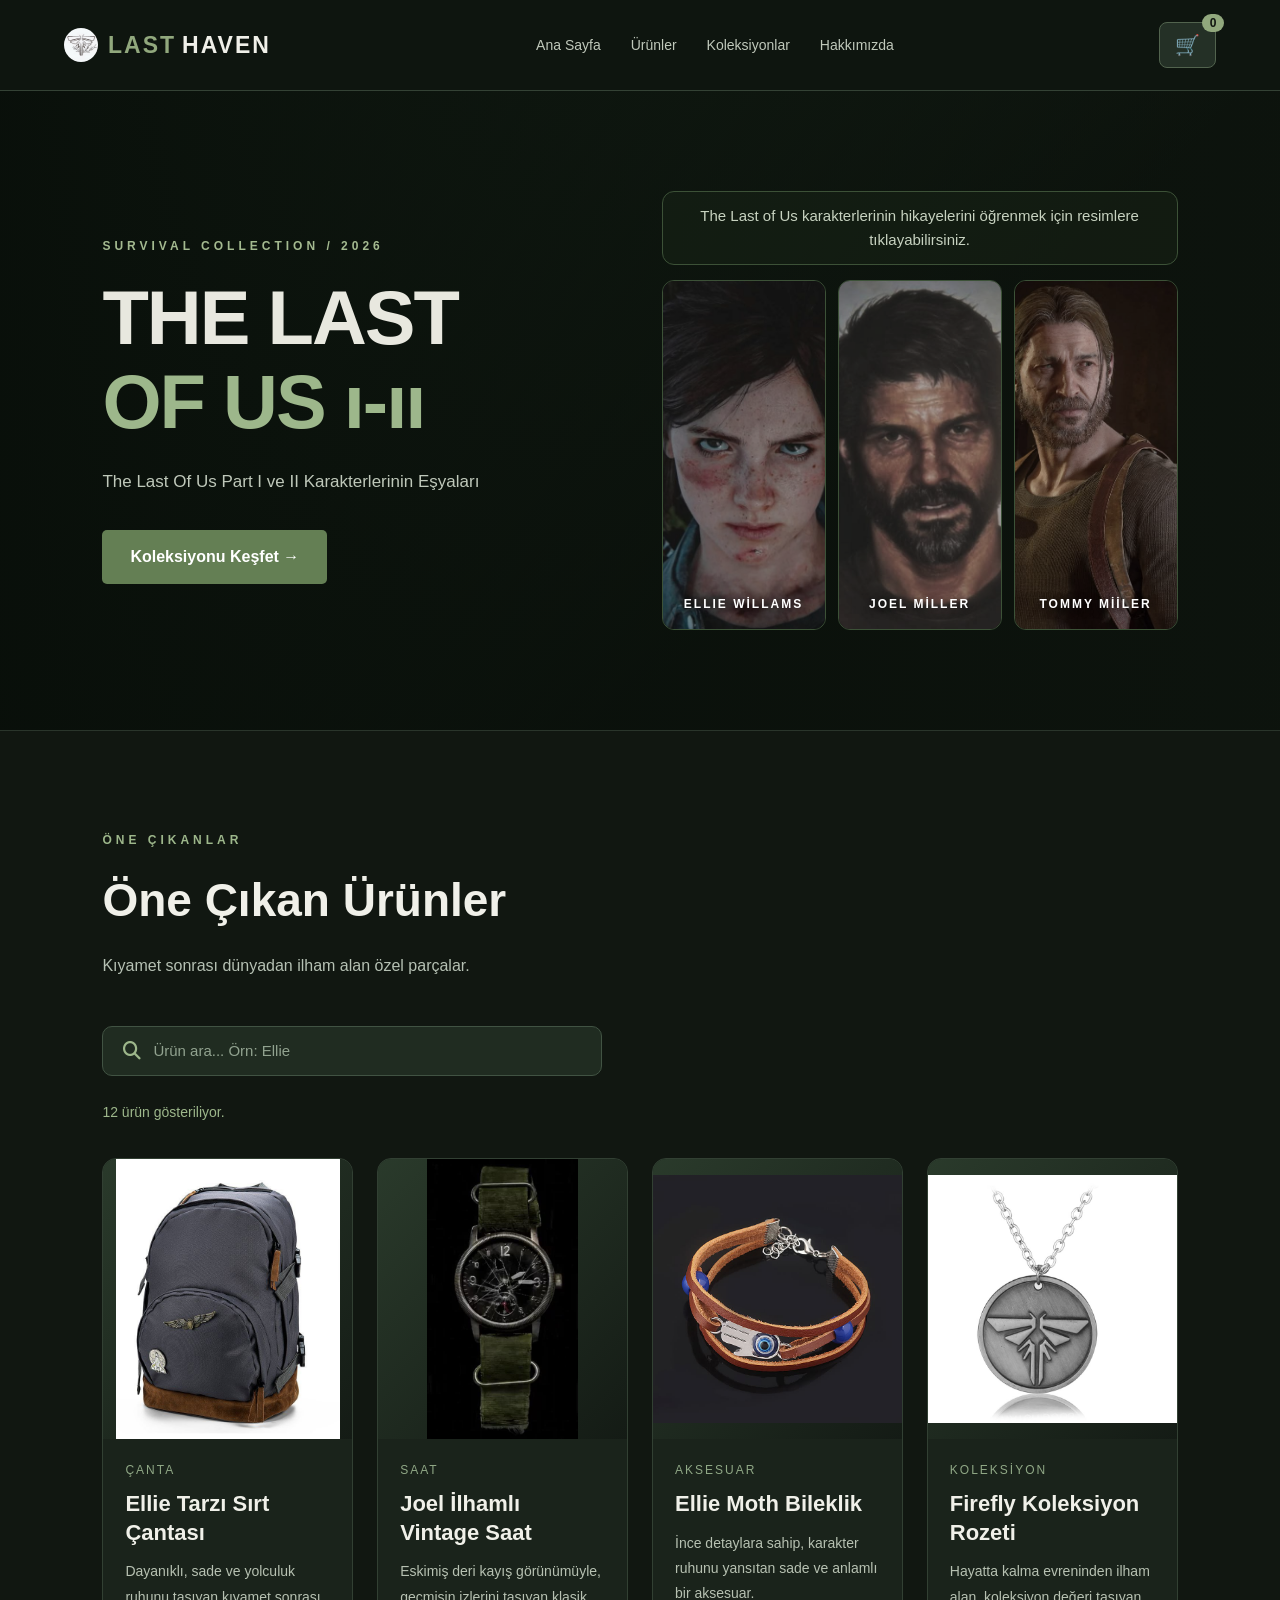
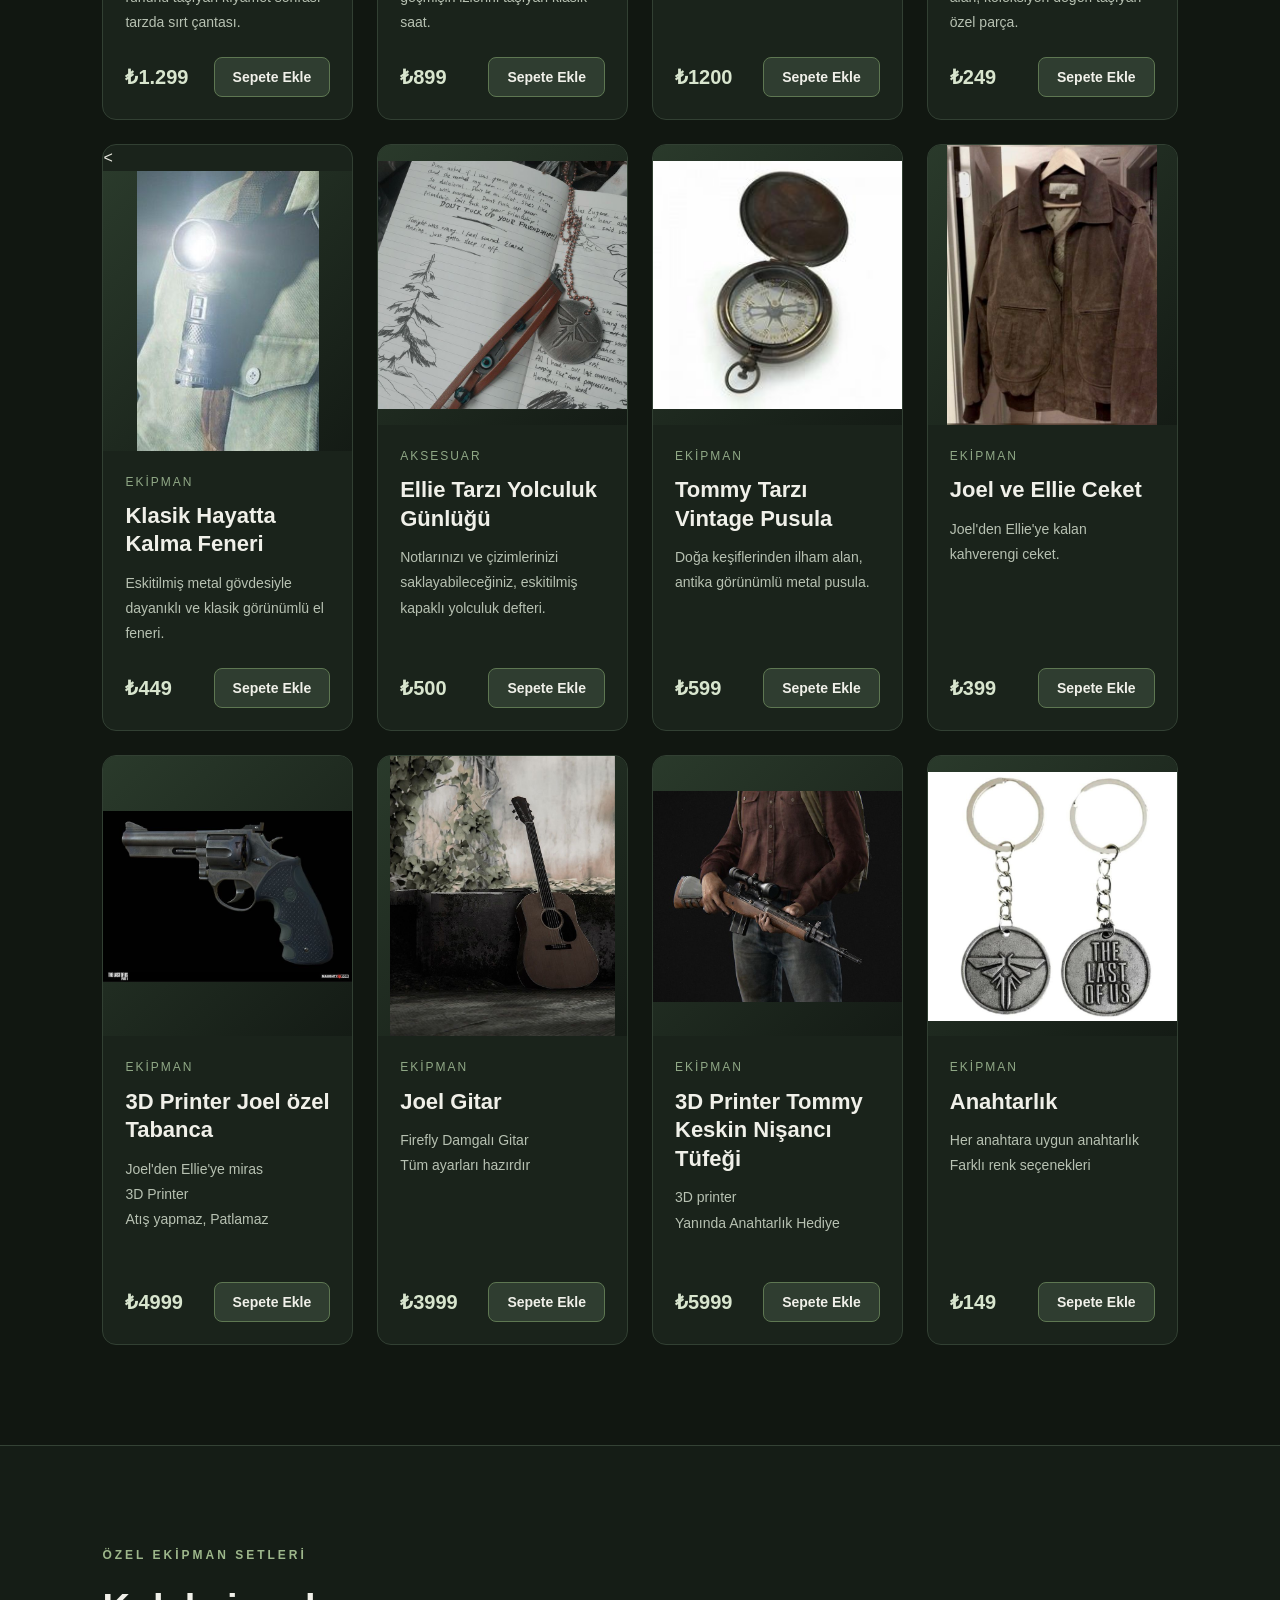
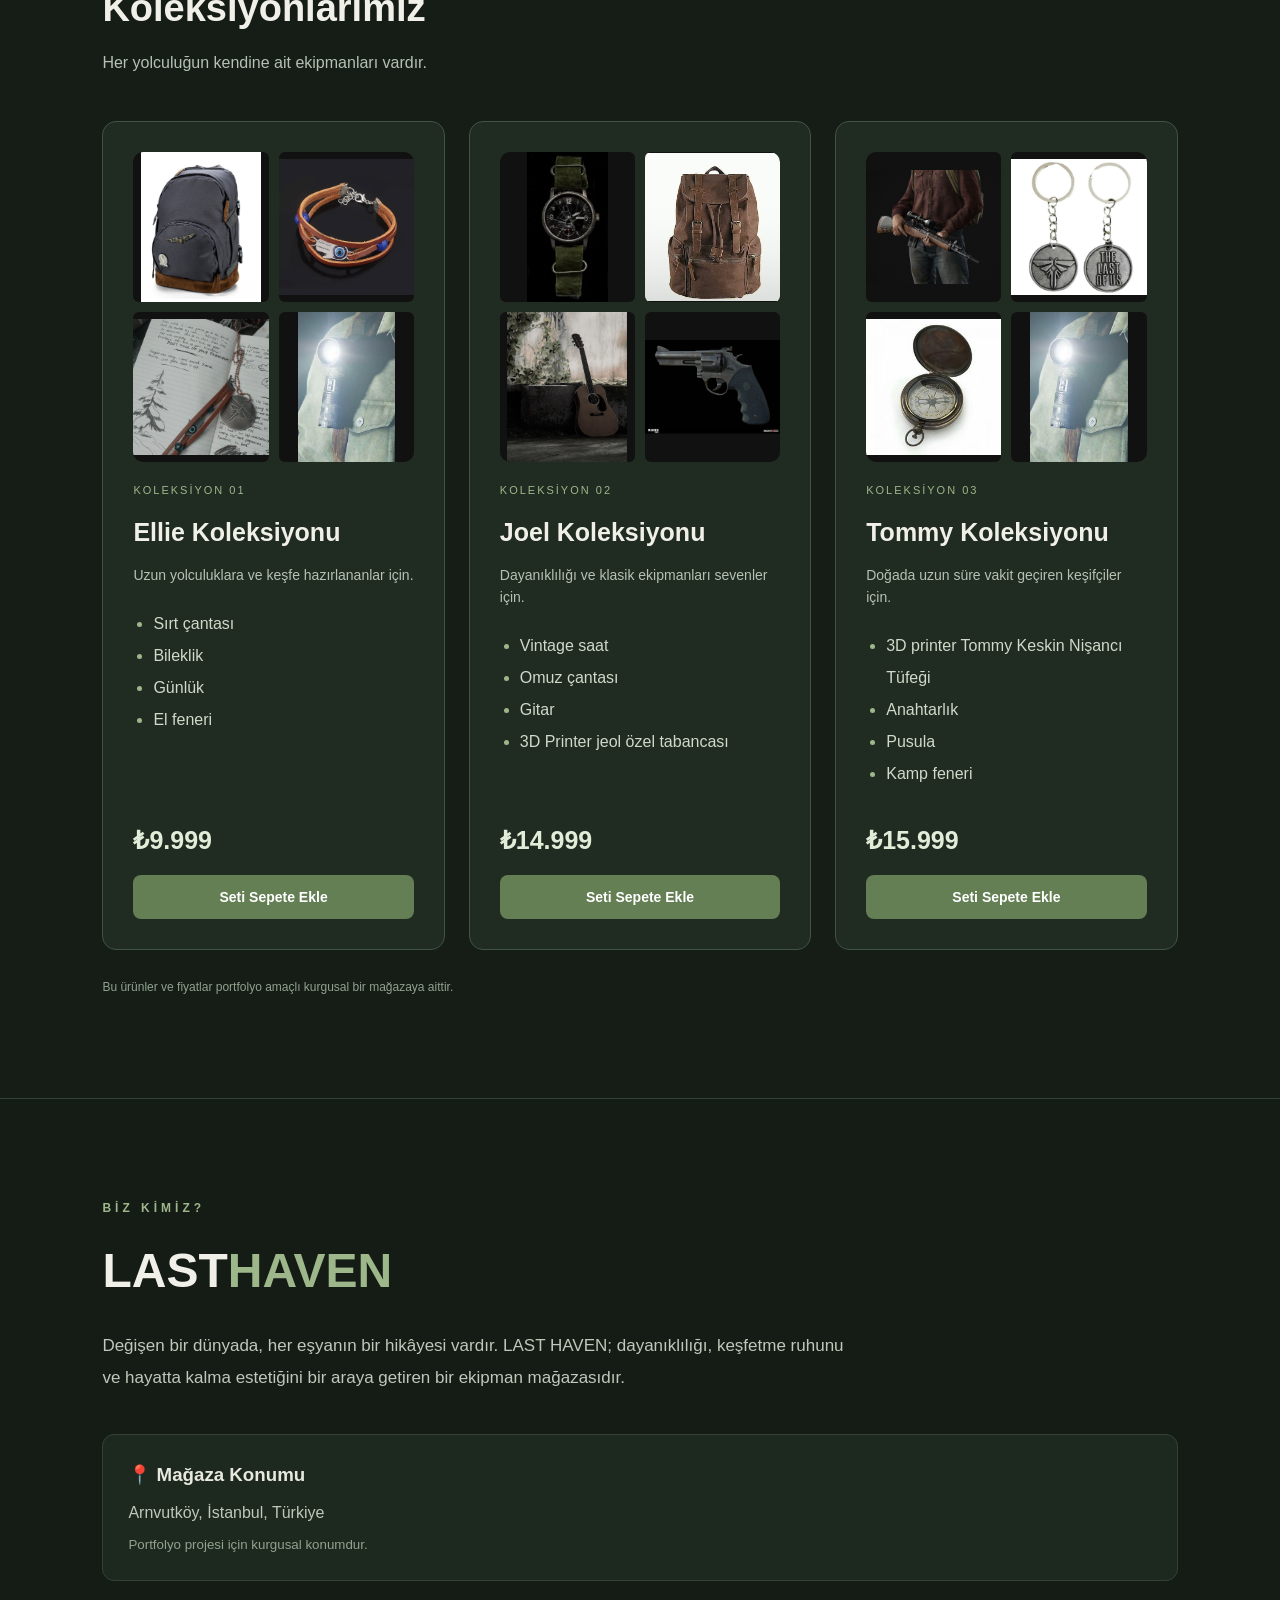
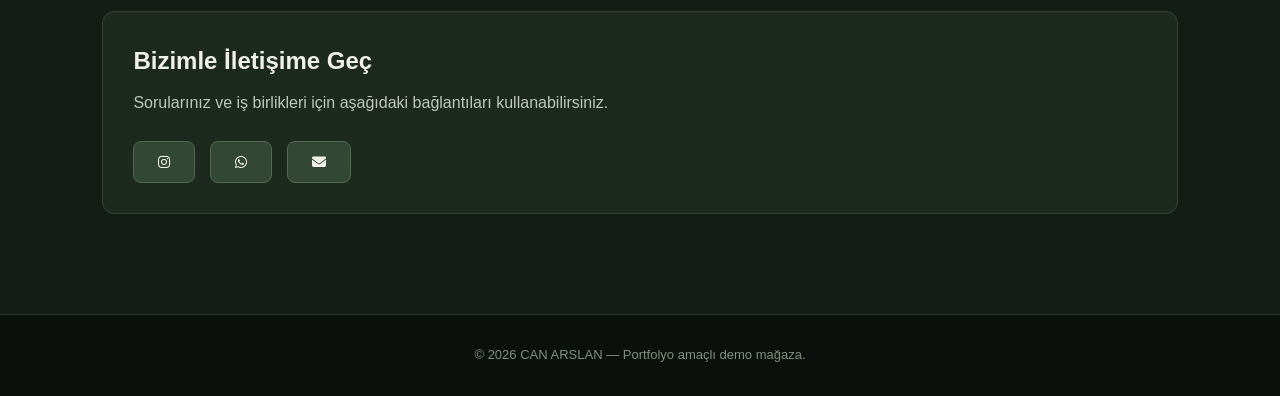
<file: index.html>
<!DOCTYPE html>
<html lang="tr">

<head>
    <link rel="icon" type="image/png" href="logo.png">
    <meta charset="UTF-8">

    <meta name="viewport"
          content="width=device-width, initial-scale=1.0">

    <title>TLOU | Survival Store</title>

    <link rel="stylesheet"
      href="https://cdnjs.cloudflare.com/ajax/libs/font-awesome/6.7.2/css/all.min.css">

    <link rel="stylesheet" href="style.css">

    <script src="script.js" defer></script>


</head>

<body>

    <!-- ÜST MENÜ -->
    <header class="site-header">

        <nav class="navbar">

            <!-- Mağaza logosu -->
            <a href="index.html" class="logo">
    <img src="logo.png" alt="Last Haven logosu" class="logo-img">

    <span class="logo-text">
        <span class="logo-green">LAST</span>
        <span class="logo-white">HAVEN</span>
    </span>
</a>

            <!-- Sayfa bağlantıları -->
            <div class="nav-links">
                <a href="#anasayfa">Ana Sayfa</a>
                <a href="#urunler">Ürünler</a>
                <a href="#koleksiyon">Koleksiyonlar</a>
                <a href="#hakkimizda">Hakkımızda</a>
            </div>

            <!-- Sağdaki işlemler -->
            <div class="nav-actions">
                <button
                    id="sepetBtn"
                    class="cart-button"
                    type="button"
                    aria-label="Sepeti görüntüle">
                    🛒 <span id="sepetSayisi">0</span>
                </button>
            </div>

        </nav>

    </header>

    <!-- ANA SAYFA -->
    <main id="anasayfa">

        <section class="hero">

            <div class="hero-content">

                <p class="hero-label">
                    SURVIVAL COLLECTION / 2026
                </p>

                <h1>
                    THE LAST
                    <span>OF US ı-ıı</span>
                </h1>

                <p class="hero-description">
                    The Last Of Us Part I ve II 
                    Karakterlerinin Eşyaları 
                </p>

                <a href="#urunler" class="hero-button">
                    Koleksiyonu Keşfet →
                </a>

            </div>
            
<!-- KARAKTER FOTOĞRAFLARI -->

<!-- KARAKTER FOTOĞRAFLARI -->
<div class="hero-side">
    <p class="character-notice">
        The Last of Us karakterlerinin hikayelerini öğrenmek için resimlere tıklayabilirsiniz.
    </p>

    <div class="hero-characters">

    <div class="character-photo">
        <a href="ellie.html">
    <img src="images/ellie.jpg" alt="Ellie Williams">
</a>
        <span>ELLIE WİLLAMS</span>
    </div>

    <div class="character-photo">
        <a href="joel.html">
    <img src="images/joel.jpg" alt="Joel Miller">
</a>
        <span>JOEL MİLLER</span>
    </div>

    <div class="character-photo">
        <a href="tommy.html">
    <img src="images/tommy.jpg" alt="Tommy Miller">
</a>
        <span>TOMMY MİİLER</span>
    </div>

</div>


        </section>

        <!-- ÜRÜNLER BÖLÜMÜ -->
        <section id="urunler" class="products-section">

    <div class="section-heading">
        <p class="section-label">ÖNE ÇIKANLAR</p>
        <h2>Öne Çıkan Ürünler</h2>
        <p class="section-description">
            Kıyamet sonrası dünyadan ilham alan özel parçalar.
        </p>
    </div>

<!-- ÜRÜN ARAMA VE KATEGORİ FİLTRELERİ -->
<div class="product-filters">

    <!-- ARAMA KUTUSU -->
    <div class="search-box">
        <i class="fa-solid fa-magnifying-glass"></i>

        <input
            type="search"
            id="urunArama"
            placeholder="Ürün ara... Örn: Ellie"
            aria-label="Ürün ara"
        >
    </div>

    

    <p id="urunSonuc" class="product-results" role="status"></p>

</div>

    <div class="products-grid">

        <!-- ÜRÜN 1 -->
        <article class="product-card" data-category="canta">
            <div class="product-image">
    <img src="images/çanta.jpg" alt="Ellie Tarzı Sırt Çantası">
</div>

            <div class="product-content">
                <p class="product-category">Çanta</p>
                <h3>Ellie Tarzı Sırt Çantası</h3>
                <p class="product-text">
                    Dayanıklı, sade ve yolculuk ruhunu taşıyan
                    kıyamet sonrası tarzda sırt çantası.
                </p>

                <div class="product-bottom">
                    <span class="product-price">₺1.299</span>
                    <button class="add-to-cart-btn" type="button">
                        Sepete Ekle
                    </button>
                </div>
            </div>
        </article>

        <!-- ÜRÜN 2 -->
        <article class="product-card" data-category="saat">
           <div class="product-image">
    <img src="images/saat.jpg" alt="Joel Tarzı Saat">
</div>

            <div class="product-content">
                <p class="product-category">Saat</p>
                <h3>Joel İlhamlı Vintage Saat</h3>
                <p class="product-text">
                    Eskimiş deri kayış görünümüyle,
                    geçmişin izlerini taşıyan klasik saat.
                </p>

                <div class="product-bottom">
                    <span class="product-price">₺899</span>
                    <button class="add-to-cart-btn" type="button">
                        Sepete Ekle
                    </button>
                </div>
            </div>
        </article>

        <!-- ÜRÜN 3 -->
        <article class="product-card" data-category="Bileklik">
            <div class="product-image">
    <img src="images/bileklik.jpg" alt="Ellie Tarzı bileklik">
</div>

            <div class="product-content">
                <p class="product-category">Aksesuar</p>
                <h3>Ellie Moth Bileklik</h3>
                <p class="product-text">
                    İnce detaylara sahip, karakter ruhunu
                    yansıtan sade ve anlamlı bir aksesuar.
                </p>

                <div class="product-bottom">
                    <span class="product-price">₺1200</span>
                    <button class="add-to-cart-btn" type="button">
                        Sepete Ekle
                    </button>
                </div>
            </div>
        </article>

        <!-- ÜRÜN 4 -->
        <article class="product-card" data-category="Rozeti">
            <div class="product-image">
    <img src="images/Rozet.jpg" alt="Firefly Rozeti">
</div>

            <div class="product-content">
                <p class="product-category">Koleksiyon</p>
                <h3>Firefly Koleksiyon Rozeti</h3>
                <p class="product-text">
                    Hayatta kalma evreninden ilham alan,
                    koleksiyon değeri taşıyan özel parça.
                </p>

                <div class="product-bottom">
                    <span class="product-price">₺249</span>
                    <button class="add-to-cart-btn" type="button">
                        Sepete Ekle
                    </button>
                </div>
            </div>
        </article>
        
<!-- ÜRÜN 5: EL FENERİ -->
<article class="product-card" data-category="fener">
    <<div class="product-image">
    <img src="images/fener.jpg" alt="Hayatta kalma yaka feneri">
</div>

    <div class="product-content">
        <p class="product-category">Ekipman</p>
        <h3>Klasik Hayatta Kalma Feneri</h3>

        <p class="product-text">
            Eskitilmiş metal gövdesiyle dayanıklı
            ve klasik görünümlü el feneri.
        </p>

        <div class="product-bottom">
            <span class="product-price">₺449</span>

            <button class="add-to-cart-btn" type="button">
                Sepete Ekle
            </button>
        </div>
    </div>
</article>

<!-- ÜRÜN 6: GÜNLÜK -->
<article class="product-card" data-category="Gunluk">
    <div class="product-image">
    <img src="images/elliegünlük.jpg" alt="Ellie Tarzı günlük/defter">
</div>

    <div class="product-content">
        <p class="product-category">Aksesuar</p>
        <h3>Ellie Tarzı Yolculuk Günlüğü</h3>

        <p class="product-text">
            Notlarınızı ve çizimlerinizi saklayabileceğiniz,
            eskitilmiş kapaklı yolculuk defteri.
        </p>

        <div class="product-bottom">
            <span class="product-price">₺500</span>

            <button class="add-to-cart-btn" type="button">
                Sepete Ekle
            </button>
        </div>
    </div>
</article>

<!-- ÜRÜN 7: PUSULA -->
<article class="product-card" data-category="Pusula">
    <div class="product-image">
    <img src="images/pusula.jpg" alt="Hayatta kalma pusulası">
</div>

    <div class="product-content">
        <p class="product-category">Ekipman</p>
        <h3>Tommy Tarzı Vintage Pusula</h3>

        <p class="product-text">
            Doğa keşiflerinden ilham alan,
            antika görünümlü metal pusula.
        </p>

        <div class="product-bottom">
            <span class="product-price">₺599</span>

            <button class="add-to-cart-btn" type="button">
                Sepete Ekle
            </button>
        </div>
    </div>
</article>

<!-- ÜRÜN 8: ceket -->
<article class="product-card" data-category="Kıyafetz">
    <div class="product-image">
    <img src="images/ellie.ceket.jpg" alt="Ellie Tarzı ceket">
</div>

    <div class="product-content">
        <p class="product-category">Ekipman</p>
        <h3>Joel ve Ellie Ceket</h3>

        <p class="product-text">
            Joel'den Ellie'ye kalan kahverengi ceket.
        </p>

        <div class="product-bottom">
            <span class="product-price">₺399</span>

            <button class="add-to-cart-btn" type="button">
                Sepete Ekle
            </button>
        </div>
    </div>
</article>

<article class="product-card" data-category="Silah">
    <div class="product-image">
    <img src="images/joeltabanca.jpg" alt="Jeol tabanca">
</div>

    <div class="product-content">
        <p class="product-category">Ekipman</p>
        <h3>3D Printer Joel özel Tabanca </h3>

        <p class="product-text">
            Joel'den Ellie'ye miras <br>
            3D Printer <br>
            Atış yapmaz, Patlamaz
        </p>

        <div class="product-bottom">
            <span class="product-price">₺4999</span>

            <button class="add-to-cart-btn" type="button">
                Sepete Ekle
            </button>
        </div>
    </div>
</article>

<article class="product-card" data-category="gitar">
    <div class="product-image">
    <img src="images/joelgitar.jpg" alt="Hayatta kalma pusulası">
</div>

    <div class="product-content">
        <p class="product-category">Ekipman</p>
        <h3>Joel Gitar </h3>

        <p class="product-text">
            Firefly Damgalı Gitar<br>
            Tüm ayarları hazırdır
        </p>

        <div class="product-bottom">
            <span class="product-price">₺3999</span>

            <button class="add-to-cart-btn" type="button">
                Sepete Ekle
            </button>
        </div>
    </div>
</article>

<article class="product-card" data-category="Pusula">
    <div class="product-image">
    <img src="images/tommysilah.jpg" alt="Tommy Keskin Nişancı Tüfeği ">
</div>

    <div class="product-content">
        <p class="product-category">Ekipman</p>
        <h3>3D Printer Tommy Keskin Nişancı Tüfeği</h3>

        <p class="product-text">
            3D printer<br>
            Yanında Anahtarlık Hediye
        </p>

        <div class="product-bottom">
            <span class="product-price">₺5999</span>

            <button class="add-to-cart-btn" type="button">
                Sepete Ekle
            </button>
        </div>
    </div>
</article>

<article class="product-card" data-category="Pusula">
    <div class="product-image">
    <img src="images/tommyanahtar.jpg" alt="Anahtarlık">
</div>

    <div class="product-content">
        <p class="product-category">Ekipman</p>
        <h3>Anahtarlık</h3>

        <p class="product-text">
            Her anahtara uygun anahtarlık <br>
            Farklı renk seçenekleri
        </p>

        <div class="product-bottom">
            <span class="product-price">₺149</span>

            <button class="add-to-cart-btn" type="button">
                Sepete Ekle
            </button>
        </div>
    </div>
</article>


    </div>

</section>

        <!-- KOLEKSİYONLAR BÖLÜMÜ -->
        
<!-- KOLEKSİYONLAR -->
<section id="koleksiyon" class="collections-section">

    <div class="collections-heading">
        <p class="collections-label">ÖZEL EKİPMAN SETLERİ</p>
        <h2>Koleksiyonlarımız</h2>
        <p>Her yolculuğun kendine ait ekipmanları vardır.</p>
    </div>

    <div class="collections-grid">

        <!-- ELLIE -->
        <article class="collection-card">
            <div class="collection-photo-grid">
    <img src="images/çanta.jpg" alt="Ellie çantası">
    <img src="images/bileklik.jpg" alt="Ellie bilekliği">
    <img src="images/elliegünlük.jpg" alt="Ellie günlüğü">
    <img src="images/fener.jpg" alt="Ellie feneri">
</div>
            <span class="collection-number">KOLEKSİYON 01</span>

            <h3>Ellie Koleksiyonu</h3>
            <p class="collection-description">
                Uzun yolculuklara ve keşfe hazırlananlar için.
            </p>

            <ul class="collection-items">
                <li>Sırt çantası</li>
                <li>Bileklik</li>
                <li>Günlük</li>
                <li>El feneri</li>
            </ul>

            <div class="collection-bottom">
                <span class="collection-price">₺9.999</span>
                <button class="collection-cart-btn"
                        type="button"
                        data-name="Ellie Koleksiyonu">
                    Seti Sepete Ekle
                </button>
            </div>
        </article>

        <!-- JOEL -->
        <article class="collection-card">
            <div class="collection-photo-grid">
    <img src="images/saat.jpg" alt="Joel vintage saat">
    <img src="images/joelçanta.jpg" alt="Joel omuz çantası">
    <img src="images/joelgitar.jpg" alt="Joel gitar">
    <img src="images/joeltabanca.jpg" alt="Joel tabanca">
</div>
            <span class="collection-number">KOLEKSİYON 02</span>

            <h3>Joel Koleksiyonu</h3>
            <p class="collection-description">
                Dayanıklılığı ve klasik ekipmanları sevenler için.
            </p>

            <ul class="collection-items">
                <li>Vintage saat</li>
                <li>Omuz çantası</li>
                <li>Gitar</li>
                <li>3D Printer jeol özel tabancası</li>
            </ul>

            <div class="collection-bottom">
                <span class="collection-price">₺14.999</span>
                <button class="collection-cart-btn"
                        type="button"
                        data-name="Joel Koleksiyonu">
                    Seti Sepete Ekle
                </button>
            </div>
        </article>

        <!-- TOMMY -->
        <article class="collection-card">
            <div class="collection-photo-grid">
    <img src="images/tommysilah.jpg" alt="Tommy outdoor sırt çantası">
    <img src="images/tommyanahtar.jpg" alt="Tommy kamp matarası">
    <img src="images/pusula.jpg" alt="Tommy pusulası">
    <img src="images/fener.jpg" alt="Tommy kamp feneri">
</div>
            <span class="collection-number">KOLEKSİYON 03</span>

            <h3>Tommy Koleksiyonu</h3>
            <p class="collection-description">
                Doğada uzun süre vakit geçiren keşifçiler için.
            </p>

            <ul class="collection-items">
                <li>3D printer Tommy Keskin Nişancı Tüfeği</li>
                <li>Anahtarlık</li>
                <li>Pusula</li>
                <li>Kamp feneri</li>
            </ul>

            <div class="collection-bottom">
                <span class="collection-price">₺15.999</span>
                <button class="collection-cart-btn"
                        type="button"
                        data-name="Tommy Koleksiyonu">
                    Seti Sepete Ekle
                </button>
            </div>
        </article>

    </div>

    <p class="collections-disclaimer">
        Bu ürünler ve fiyatlar portfolyo amaçlı kurgusal bir mağazaya aittir.
    </p>

</section>


        <!-- HAKKIMIZDA BÖLÜMÜ -->
        
<!-- HAKKIMIZDA VE İLETİŞİM -->
<section id="hakkimizda" class="about-section">

    <div class="about-container">

        <p class="about-label">BİZ KİMİZ?</p>

        <h2>LAST<span>HAVEN</span></h2>

        <p class="about-description">
            Değişen bir dünyada, her eşyanın bir hikâyesi vardır.
            LAST HAVEN; dayanıklılığı, keşfetme ruhunu ve
            hayatta kalma estetiğini bir araya getiren
             bir ekipman mağazasıdır.
        </p>

        <div class="store-address">
            <h3>📍 Mağaza Konumu</h3>
            <p>Arnvutköy, İstanbul, Türkiye</p>
            <small>Portfolyo projesi için kurgusal konumdur.</small>
        </div>

        <div class="contact-area">
            <h3>Bizimle İletişime Geç</h3>

            <p>
                Sorularınız ve iş birlikleri için
                aşağıdaki bağlantıları kullanabilirsiniz.
            </p>

            
<div class="contact-links">

    <!-- INSTAGRAM -->
    <a href="https://www.instagram.com/ac.rsln/"
       target="_blank"
       rel="noopener noreferrer"
       class="contact-btn instagram-btn">

        <i class="fa-brands fa-instagram"></i>
        <span></span>

    </a>

    <!-- WHATSAPP -->
    <a href="https://wa.me/905076780957"
       target="_blank"
       rel="noopener noreferrer"
       class="contact-btn whatsapp-btn">

        <i class="fa-brands fa-whatsapp"></i>
        <span></span>

    </a>

   
<!-- E-POSTA -->
<a href="https://mail.google.com/mail/?view=cm&fs=1&to=arslanby5757@gmail.com"
   target="_blank"
   rel="noopener noreferrer"
   class="contact-btn email-btn">

    <i class="fa-solid fa-envelope"></i>
    <span></span>

</a>


</div>


</section>


    </main>

    <!-- ALT BİLGİ -->
    <footer class="site-footer">

        <p>
            © 2026 CAN ARSLAN —
            Portfolyo amaçlı demo mağaza.
        </p>

    </footer>

    <!-- KÜÇÜK BİLDİRİM ALANI -->
<div id="bildirim" class="toast" role="status" aria-live="polite">
    <span class="toast-icon">✓</span>
    <span id="bildirimMetni"></span>
</div>

</body>
</html>
</file>
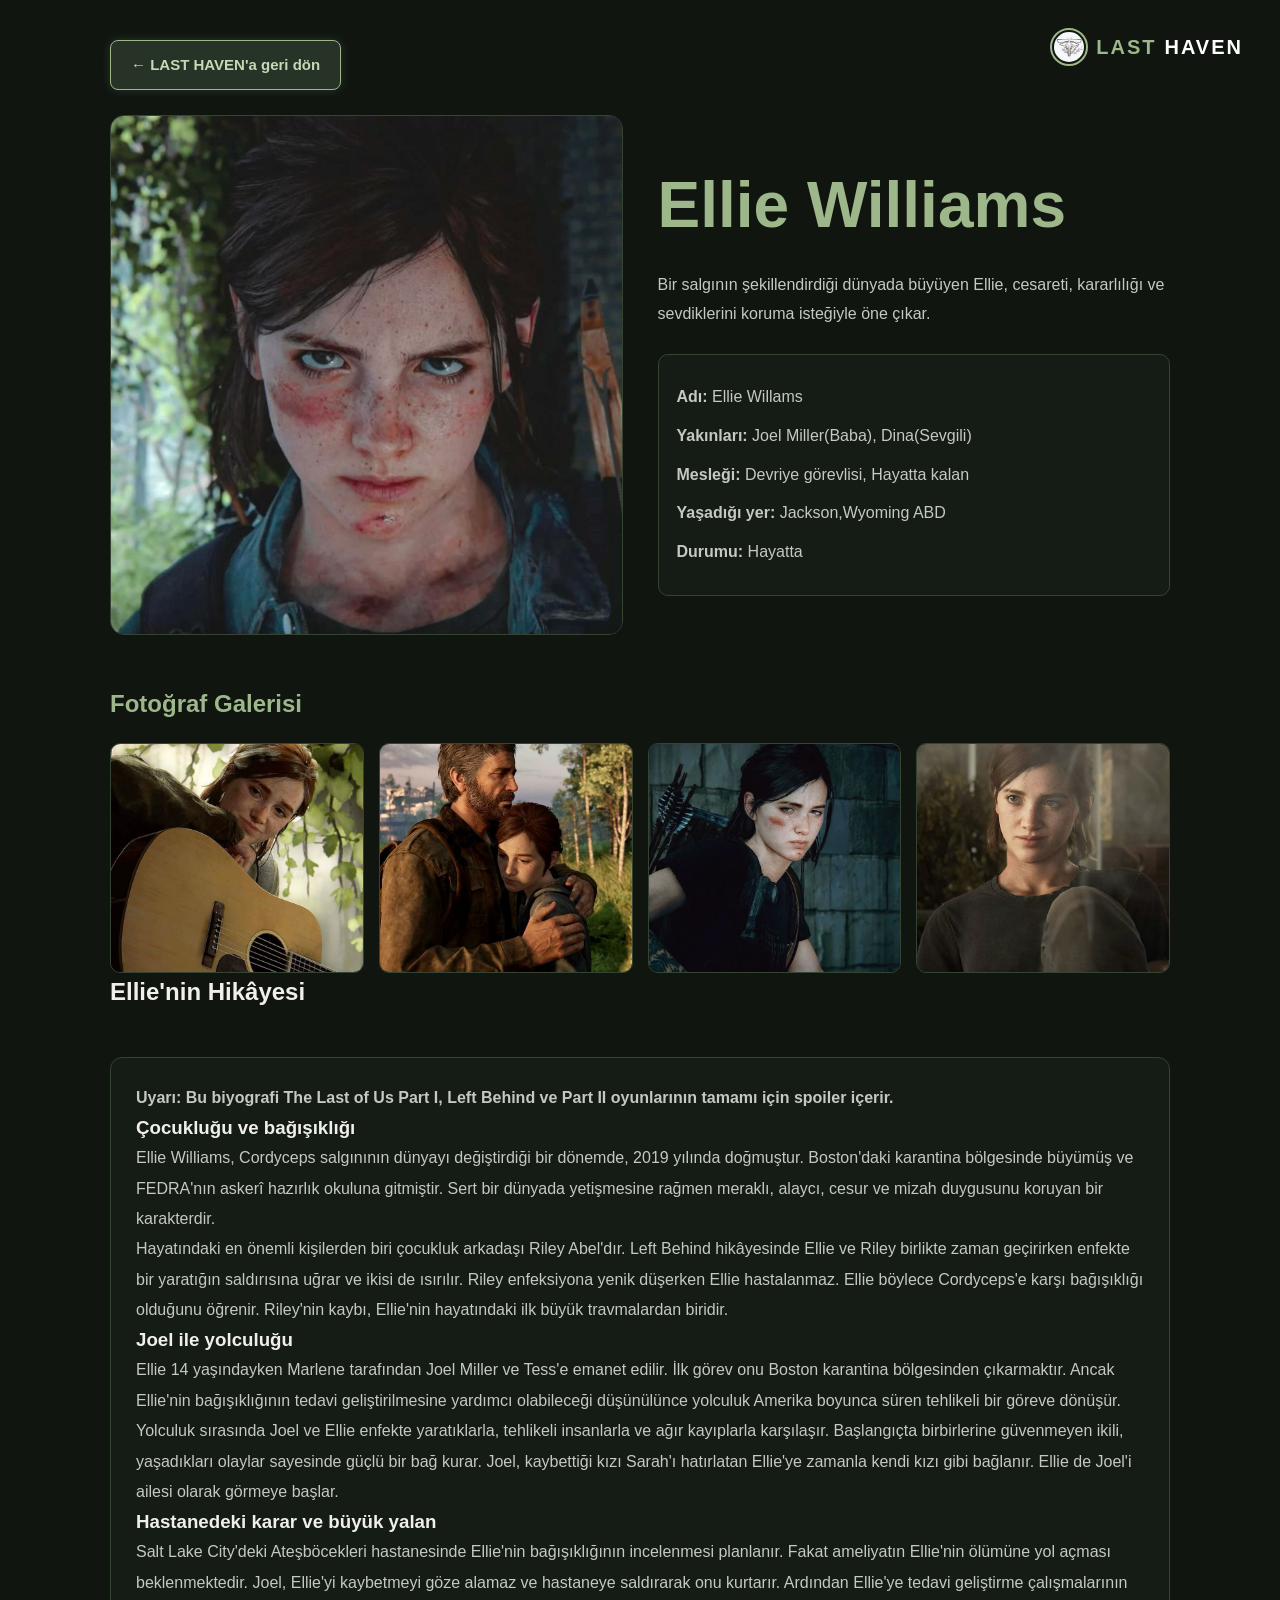
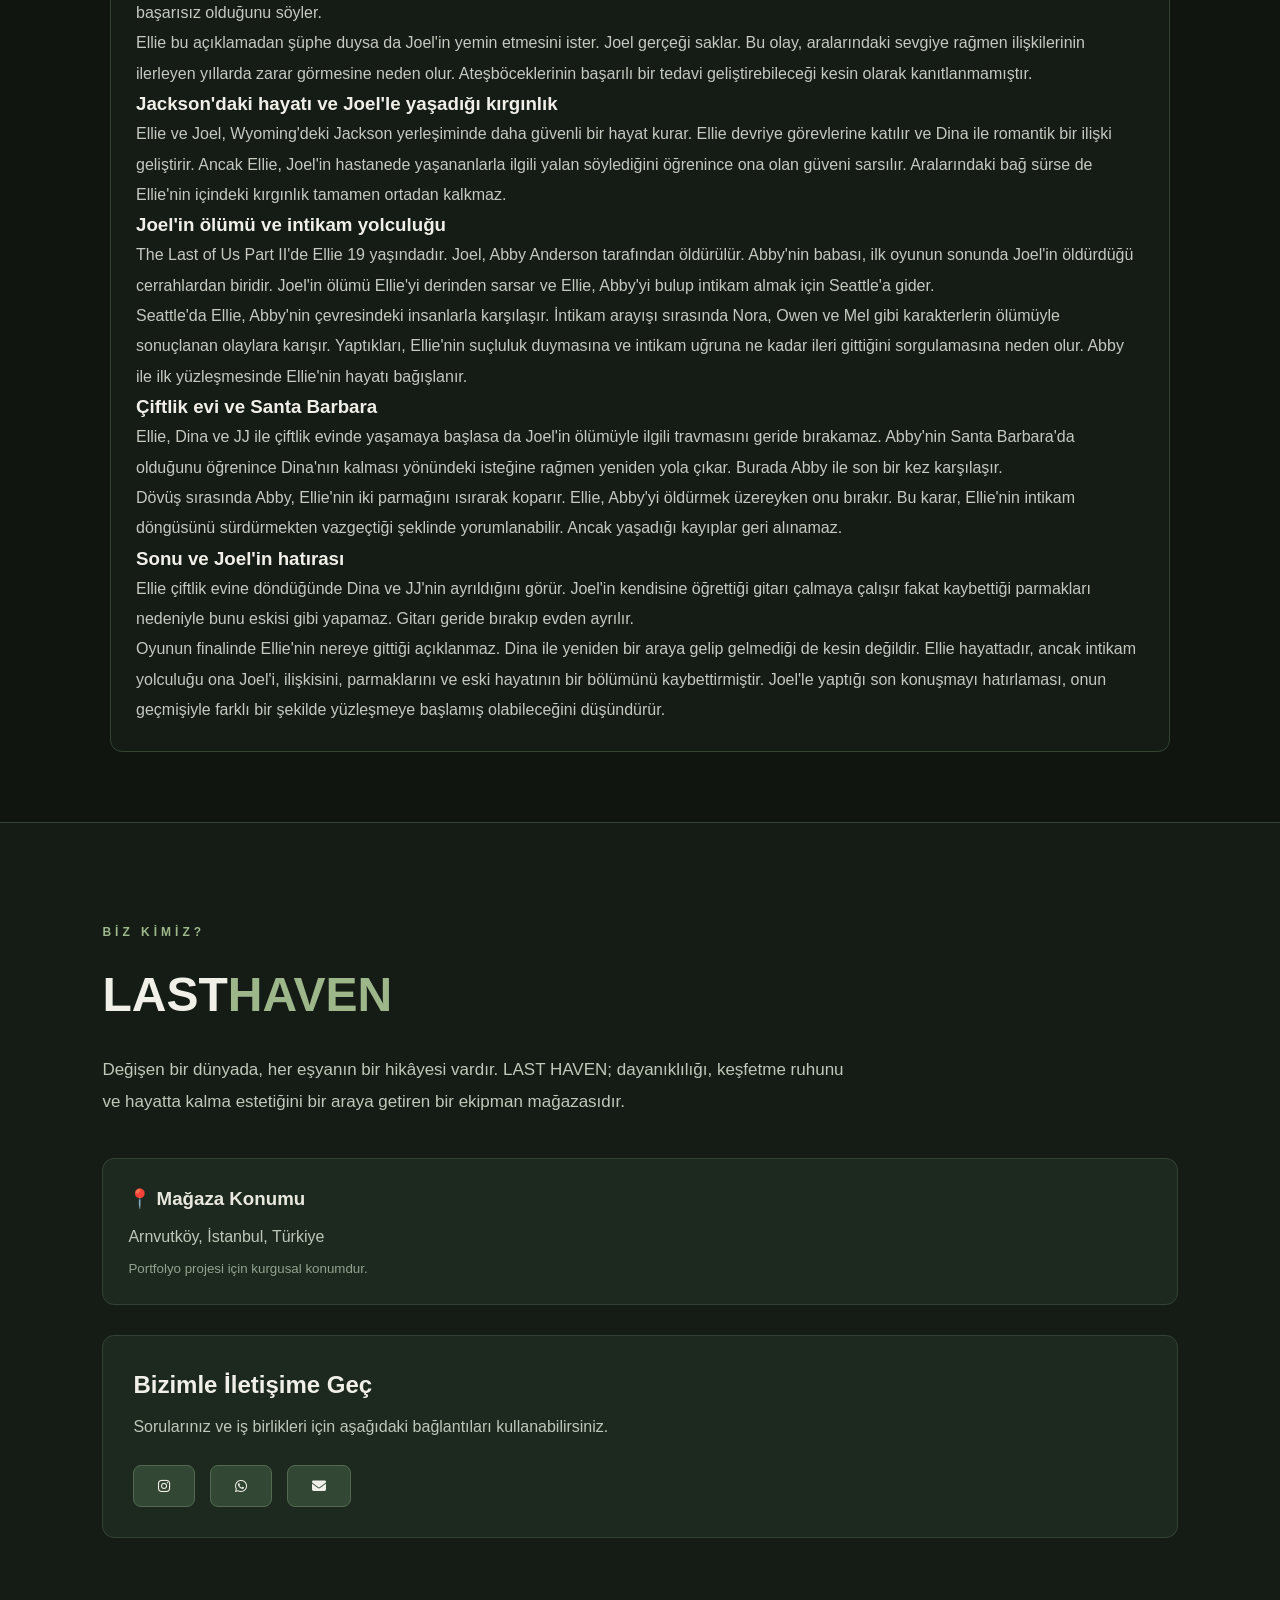
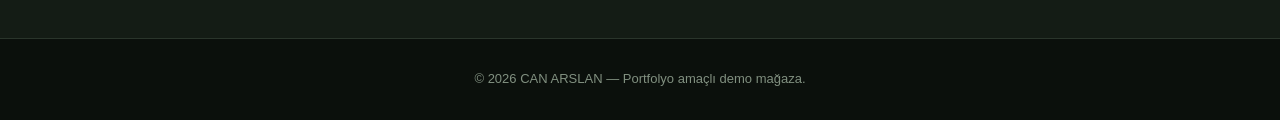
<file: ellie.html>
<!DOCTYPE html>
<html lang="tr">
<head>
    <link rel="icon" type="image/png" href="logo.png">
    <meta charset="UTF-8">
    <meta name="viewport" content="width=device-width, initial-scale=1.0">
    <title>Ellie Williams | LAST HAVEN</title>
    <link rel="stylesheet"
href="https://cdnjs.cloudflare.com/ajax/libs/font-awesome/6.5.1/css/all.min.css">
    <link rel="stylesheet" href="style.css">
    <style>
        .character-page {
            max-width: 1100px;
            margin: 0 auto;
            padding: 40px 20px 70px;
            color: #f0f0e9;
        }

        .back-link {
            display: inline-block;
            color: #9db78b;
            text-decoration: none;
            margin-bottom: 25px;
        }

        .character-hero {
            display: grid;
            grid-template-columns: 1fr 1fr;
            gap: 35px;
            align-items: center;
        }

        .character-main-image {
            width: 100%;
            height: 520px;
            object-fit: cover;
            border-radius: 14px;
            border: 1px solid #344332;
        }

        .character-info h1 {
            font-size: clamp(2.2rem, 5vw, 4rem);
            margin: 0 0 15px;
            color: #9db78b;
        }

        .character-info p {
            line-height: 1.8;
            color: #c5c9c0;
        }

        .character-details {
            margin-top: 25px;
            padding: 18px;
            background: #141c15;
            border: 1px solid #344332;
            border-radius: 10px;
        }

        .character-details p {
            margin: 10px 0;
        }

        .gallery-title {
            margin: 50px 0 20px;
            color: #9db78b;
        }

        .character-gallery {
            display: grid;
            grid-template-columns: repeat(4, minmax(0, 1fr));
            gap: 15px;
        }

        .character-gallery img {
            width: 100%;
            height: 230px;
            object-fit: cover;
            border-radius: 10px;
            border: 1px solid #344332;
            transition: transform 0.25s, border-color 0.25s;
        }

        .character-gallery img:hover {
            transform: translateY(-5px);
            border-color: #9db78b;
        }

        .character-story {
            margin-top: 45px;
            padding: 25px;
            background: #141c15;
            border-radius: 12px;
            border: 1px solid #344332;
        }

        .character-story h2 {
            color: #9db78b;
        }

        .character-story p {
            line-height: 1.9;
            color: #c5c9c0;
        }

        @media (max-width: 700px) {
            .character-hero {
                grid-template-columns: 1fr;
            }

            .character-main-image {
                height: 400px;
            }

            .character-gallery {
                grid-template-columns: repeat(2, minmax(0, 1fr));
            }

            .character-gallery img {
                height: 200px;
            }
        }
        
.back-link {
    display: inline-flex;
    align-items: center;
    gap: 8px;
    padding: 12px 20px;
    margin-bottom: 25px;

    background-color: #263326;
    color: #c5d9b7;
    border: 1px solid #9db78b;
    border-radius: 8px;

    font-size: 15px;
    font-weight: bold;
    text-decoration: none;

    box-shadow: 0 0 10px rgba(157, 183, 139, 0.2);
    transition: all 0.3s ease;
}

.back-link:hover {
    background-color: #9db78b;
    color: #101510;
    box-shadow: 0 0 18px rgba(157, 183, 139, 0.5);
    transform: translateY(-2px);
}

/* LAST HAVEN logo ve yazısı */
.site-logo {
    position: fixed;
    top: 20px;
    right: 25px;
    display: flex;
    align-items: center;
    gap: 8px;
    text-decoration: none;
    font-size: 20px;
    font-weight: 800;
    letter-spacing: 2px;
    z-index: 9999;
    background: #101510;
    padding: 8px 12px;
    border-radius: 8px;
    transition: transform 0.3s ease;
}

.site-logo img {
    width: 38px;
    height: 38px;
    object-fit: contain;
}

.site-logo .logo-last {
    color: #9db78b;
}

.site-logo .logo-haven {
    color: #ffffff;
}

.site-logo:hover {
    transform: scale(1.04);
}

@media (max-width: 700px) {
    .site-logo {
        top: 12px;
        right: 12px;
        gap: 5px;
        font-size: 14px;
        padding: 6px 8px;
    }

    .site-logo img {
        width: 28px;
        height: 28px;
    }
}
.site-logo .logo-last {
    color: #9db78b !important;
}

.site-logo .logo-haven {
    color: #ffffff !important;
}

.site-logo img {
    display: block;
    width: 38px;
    height: 38px;
    object-fit: contain;
}

.site-logo {
    position: fixed;
    top: 20px;
    right: 25px;
    display: flex;
    align-items: center;
    gap: 8px;
    text-decoration: none;
    font-size: 20px;
    font-weight: 800;
    letter-spacing: 2px;
    z-index: 9999;
}


.site-logo img {
    display: block;
    width: 38px;
    height: 38px;
    object-fit: cover;
    border-radius: 50%;
    border: 2px solid #9db78b;
    padding: 2px;
    box-sizing: border-box;
}



.site-logo .logo-last {
    color: #9db78b !important;
}

.site-logo .logo-haven {
    color: #ffffff !important;
}

@media (max-width: 700px) {
    .site-logo {
        top: 12px;
        right: 12px;
        font-size: 14px;
        gap: 5px;
    }

    .site-logo img {
        width: 28px;
        height: 28px;
    }
    .site-footer {
    padding: 30px 20px;

    background-color: #0b100c;
    border-top: 1px solid #2a352b;

    color: #819080;
    text-align: center;
    font-size: 13px;
}
}




store-address {
    padding: 25px;
    margin-bottom: 30px;
    background-color: #1d291e;
    border: 1px solid #344235;
    border-radius: 12px;
}

.store-address h3 {
    color: #e8e8df;
    margin-bottom: 10px;
}

.store-address p {
    color: #bfc8ba;
}

.store-address small {
    display: block;
    margin-top: 8px;
    color: #91a28f;
}

/* İLETİŞİM */

.contact-area {
    padding: 30px;
    background-color: #1d291e;
    border: 1px solid #344235;
    border-radius: 12px;
}

.contact-area h3 {
    color: #f0f0e9;
    font-size: 24px;
    margin-bottom: 10px;
}

.contact-area > p {
    color: #bfc8ba;
    margin-bottom: 25px;
}

.contact-links {
    display: flex;
    flex-wrap: wrap;
    gap: 15px;
}

.contact-btn {
    display: inline-flex;
    align-items: center;
    justify-content: center;

    padding: 13px 24px;

    color: #f0f0e9;
    background-color: #334735;
    border: 1px solid #526b50;
    border-radius: 8px;

    font-size: 14px;
    font-weight: bold;
    text-decoration: none;

    transition: all 0.3s ease;
}

.contact-btn:hover {
    background-color: #658455;
    border-color: #9db78b;
    transform: translateY(-3px);
}

.contact-btn:focus-visible {
    outline: 2px solid #b8e1a7;
    outline-offset: 4px;
}


    </style>
</head>
<body>


    



<a href="index.html" class="site-logo">
    <img src="logo.png" alt="Last Haven Logo">
    <span class="logo-last">LAST</span>
    <span class="logo-haven">HAVEN</span>
</a>





    <main class="character-page">
        <a href="index.html" class="back-link">← LAST HAVEN'a geri dön</a>

        <section class="character-hero">
            <img
                src="images/ellie.jpg"
                alt="Ellie Williams"
                class="character-main-image"
            >

            <div class="character-info">
                <h1>Ellie Williams</h1>
                <p>
                    Bir salgının şekillendirdiği dünyada büyüyen Ellie,
                    cesareti, kararlılığı ve sevdiklerini koruma isteğiyle
                    öne çıkar.
                </p>

                <div class="character-details">
                    <p><strong>Adı:</strong> Ellie Willams</p>
                    <p><strong>Yakınları:</strong> Joel Miller(Baba), Dina(Sevgili)</p>
                    <p><strong>Mesleği:</strong> Devriye görevlisi, Hayatta kalan</p>
                    <p><strong>Yaşadığı yer:</strong> Jackson,Wyoming ABD </p>
                    <p><strong>Durumu:</strong> Hayatta</p>
                </div>
            </div>
        </section>

        <h2 class="gallery-title">Fotoğraf Galerisi </h2>

        <section class="character-gallery">
            <img src="images/ellie-guitar.jpg" alt="Ellie gitarıyla">
            <img src="images/ellie-seattle.jpg" alt="Ellie Seattle'da">
            <img src="images/ellie-santa-barbara.jpg" alt="Ellie Santa Barbara'da">
            <img src="images/ellie-portrait.jpg" alt="Ellie portresi">
        </section>

        
<h2>Ellie'nin Hikâyesi</h2>

<section class="character-story">
    <p><strong>Uyarı: Bu biyografi The Last of Us Part I,
    Left Behind ve Part II oyunlarının tamamı için spoiler içerir.</strong></p>

    <h3>Çocukluğu ve bağışıklığı</h3>
    <p>
        Ellie Williams, Cordyceps salgınının dünyayı değiştirdiği bir dönemde,
        2019 yılında doğmuştur. Boston'daki karantina bölgesinde büyümüş ve
        FEDRA'nın askerî hazırlık okuluna gitmiştir. Sert bir dünyada yetişmesine
        rağmen meraklı, alaycı, cesur ve mizah duygusunu koruyan bir karakterdir.
    </p>
    <p>
        Hayatındaki en önemli kişilerden biri çocukluk arkadaşı Riley Abel'dır.
        Left Behind hikâyesinde Ellie ve Riley birlikte zaman geçirirken enfekte
        bir yaratığın saldırısına uğrar ve ikisi de ısırılır. Riley enfeksiyona
        yenik düşerken Ellie hastalanmaz. Ellie böylece Cordyceps'e karşı
        bağışıklığı olduğunu öğrenir. Riley'nin kaybı, Ellie'nin hayatındaki
        ilk büyük travmalardan biridir.
    </p>

    <h3>Joel ile yolculuğu</h3>
    <p>
        Ellie 14 yaşındayken Marlene tarafından Joel Miller ve Tess'e emanet
        edilir. İlk görev onu Boston karantina bölgesinden çıkarmaktır.
        Ancak Ellie'nin bağışıklığının tedavi geliştirilmesine yardımcı
        olabileceği düşünülünce yolculuk Amerika boyunca süren tehlikeli
        bir göreve dönüşür.
    </p>
    <p>
        Yolculuk sırasında Joel ve Ellie enfekte yaratıklarla, tehlikeli
        insanlarla ve ağır kayıplarla karşılaşır. Başlangıçta birbirlerine
        güvenmeyen ikili, yaşadıkları olaylar sayesinde güçlü bir bağ kurar.
        Joel, kaybettiği kızı Sarah'ı hatırlatan Ellie'ye zamanla kendi kızı
        gibi bağlanır. Ellie de Joel'i ailesi olarak görmeye başlar.
    </p>

    <h3>Hastanedeki karar ve büyük yalan</h3>
    <p>
        Salt Lake City'deki Ateşböcekleri hastanesinde Ellie'nin bağışıklığının
        incelenmesi planlanır. Fakat ameliyatın Ellie'nin ölümüne yol açması
        beklenmektedir. Joel, Ellie'yi kaybetmeyi göze alamaz ve hastaneye
        saldırarak onu kurtarır. Ardından Ellie'ye tedavi geliştirme
        çalışmalarının başarısız olduğunu söyler.
    </p>
    <p>
        Ellie bu açıklamadan şüphe duysa da Joel'in yemin etmesini ister.
        Joel gerçeği saklar. Bu olay, aralarındaki sevgiye rağmen ilişkilerinin
        ilerleyen yıllarda zarar görmesine neden olur. Ateşböceklerinin
        başarılı bir tedavi geliştirebileceği kesin olarak kanıtlanmamıştır.
    </p>

    <h3>Jackson'daki hayatı ve Joel'le yaşadığı kırgınlık</h3>
    <p>
        Ellie ve Joel, Wyoming'deki Jackson yerleşiminde daha güvenli bir
        hayat kurar. Ellie devriye görevlerine katılır ve Dina ile romantik
        bir ilişki geliştirir. Ancak Ellie, Joel'in hastanede yaşananlarla
        ilgili yalan söylediğini öğrenince ona olan güveni sarsılır.
        Aralarındaki bağ sürse de Ellie'nin içindeki kırgınlık tamamen
        ortadan kalkmaz.
    </p>

    <h3>Joel'in ölümü ve intikam yolculuğu</h3>
    <p>
        The Last of Us Part II'de Ellie 19 yaşındadır. Joel, Abby Anderson
        tarafından öldürülür. Abby'nin babası, ilk oyunun sonunda Joel'in
        öldürdüğü cerrahlardan biridir. Joel'in ölümü Ellie'yi derinden
        sarsar ve Ellie, Abby'yi bulup intikam almak için Seattle'a gider.
    </p>
    <p>
        Seattle'da Ellie, Abby'nin çevresindeki insanlarla karşılaşır.
        İntikam arayışı sırasında Nora, Owen ve Mel gibi karakterlerin
        ölümüyle sonuçlanan olaylara karışır. Yaptıkları, Ellie'nin
        suçluluk duymasına ve intikam uğruna ne kadar ileri gittiğini
        sorgulamasına neden olur. Abby ile ilk yüzleşmesinde Ellie'nin
        hayatı bağışlanır.
    </p>

    <h3>Çiftlik evi ve Santa Barbara</h3>
    <p>
        Ellie, Dina ve JJ ile çiftlik evinde yaşamaya başlasa da Joel'in
        ölümüyle ilgili travmasını geride bırakamaz. Abby'nin Santa Barbara'da
        olduğunu öğrenince Dina'nın kalması yönündeki isteğine rağmen yeniden
        yola çıkar. Burada Abby ile son bir kez karşılaşır.
    </p>
    <p>
        Dövüş sırasında Abby, Ellie'nin iki parmağını ısırarak koparır.
        Ellie, Abby'yi öldürmek üzereyken onu bırakır. Bu karar, Ellie'nin
        intikam döngüsünü sürdürmekten vazgeçtiği şeklinde yorumlanabilir.
        Ancak yaşadığı kayıplar geri alınamaz.
    </p>

    <h3>Sonu ve Joel'in hatırası</h3>
    <p>
        Ellie çiftlik evine döndüğünde Dina ve JJ'nin ayrıldığını görür.
        Joel'in kendisine öğrettiği gitarı çalmaya çalışır fakat kaybettiği
        parmakları nedeniyle bunu eskisi gibi yapamaz. Gitarı geride bırakıp
        evden ayrılır.
    </p>
    <p>
        Oyunun finalinde Ellie'nin nereye gittiği açıklanmaz. Dina ile
        yeniden bir araya gelip gelmediği de kesin değildir. Ellie hayattadır,
        ancak intikam yolculuğu ona Joel'i, ilişkisini, parmaklarını ve
        eski hayatının bir bölümünü kaybettirmiştir. Joel'le yaptığı son
        konuşmayı hatırlaması, onun geçmişiyle farklı bir şekilde yüzleşmeye
        başlamış olabileceğini düşündürür.
    </p>
</section>

    </main>
                
<!-- HAKKIMIZDA VE İLETİŞİM -->
<section id="hakkimizda" class="about-section">

    <div class="about-container">

        <p class="about-label">BİZ KİMİZ?</p>

        <h2>LAST<span>HAVEN</span></h2>

        <p class="about-description">
            Değişen bir dünyada, her eşyanın bir hikâyesi vardır.
            LAST HAVEN; dayanıklılığı, keşfetme ruhunu ve
            hayatta kalma estetiğini bir araya getiren
             bir ekipman mağazasıdır.
        </p>

        <div class="store-address">
            <h3>📍 Mağaza Konumu</h3>
            <p>Arnvutköy, İstanbul, Türkiye</p>
            <small>Portfolyo projesi için kurgusal konumdur.</small>
        </div>

        <div class="contact-area">
            <h3>Bizimle İletişime Geç</h3>

            <p>
                Sorularınız ve iş birlikleri için
                aşağıdaki bağlantıları kullanabilirsiniz.
            </p>

            
<div class="contact-links">

    <!-- INSTAGRAM -->
    <a href="https://www.instagram.com/ac.rsln/"
       target="_blank"
       rel="noopener noreferrer"
       class="contact-btn instagram-btn">

        <i class="fa-brands fa-instagram"></i>
        <span></span>

    </a>

    <!-- WHATSAPP -->
    <a href="https://wa.me/905076780957"
       target="_blank"
       rel="noopener noreferrer"
       class="contact-btn whatsapp-btn">

        <i class="fa-brands fa-whatsapp"></i>
        <span></span>

    </a>

   
<!-- E-POSTA -->
<a href="https://mail.google.com/mail/?view=cm&fs=1&to=arslanby5757@gmail.com"
   target="_blank"
   rel="noopener noreferrer"
   class="contact-btn email-btn">

    <i class="fa-solid fa-envelope"></i>
    <span></span>

</a>


</div>


</section>


    </main>



 <!-- ALT BİLGİ -->
    <footer class="site-footer">

        <p>
            © 2026 CAN ARSLAN —
            Portfolyo amaçlı demo mağaza.
        </p>

    </footer>



</body>
</html>
</file>
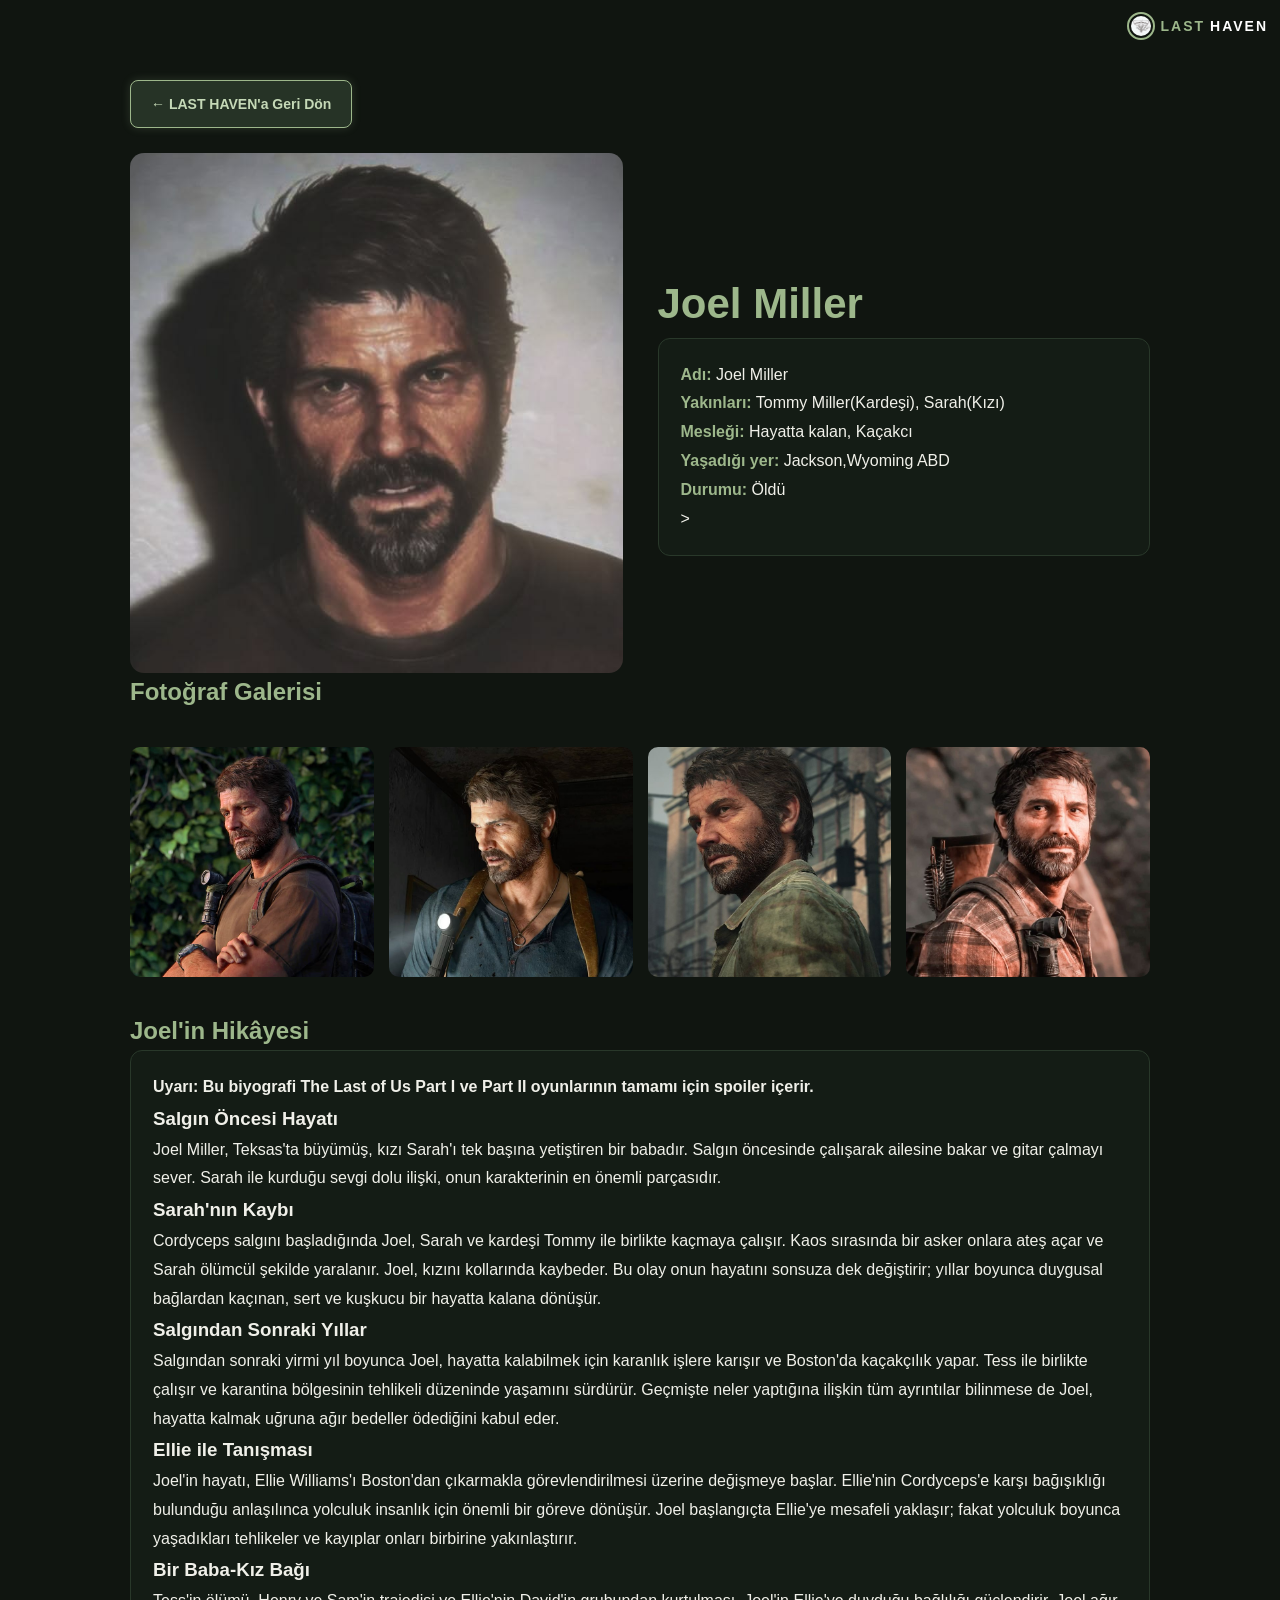
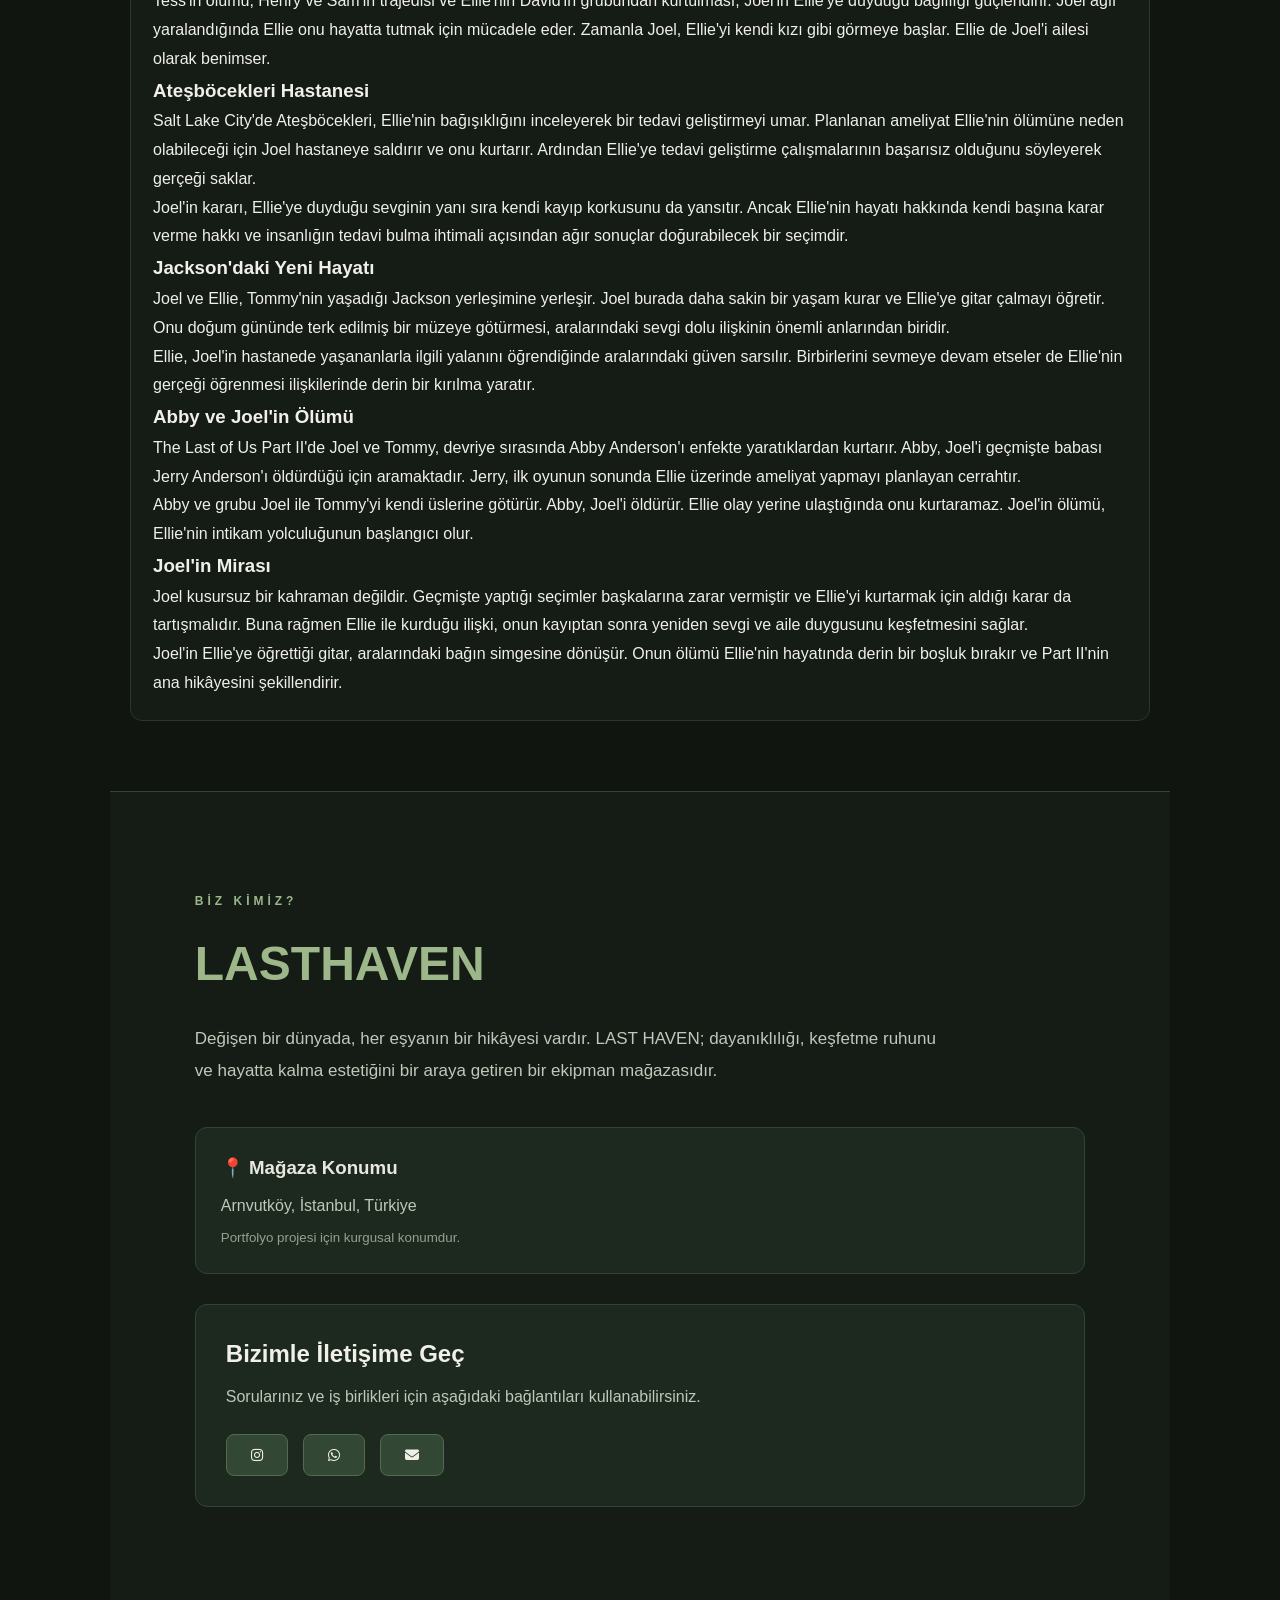
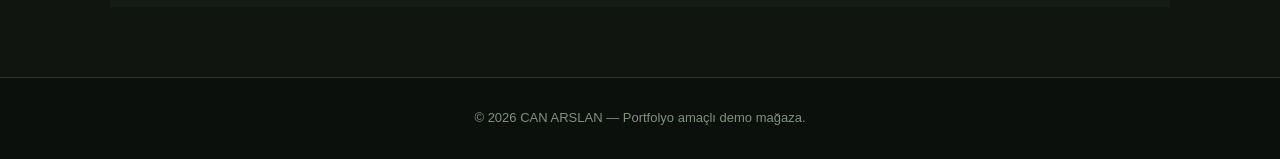
<file: joel.html>
<!DOCTYPE html>
<html lang="tr">
<head>
    <link rel="icon" type="image/png" href="logo.png">
    <meta charset="UTF-8">
    <meta name="viewport" content="width=device-width, initial-scale=1.0">
    <title>Joel Miller | LAST HAVEN</title>
    <link rel="stylesheet"
href="https://cdnjs.cloudflare.com/ajax/libs/font-awesome/6.5.1/css/all.min.css">
    <link rel="stylesheet" href="style.css">

    <style>
        .character-page {
            max-width: 1100px;
            margin: 0 auto;
            padding: 35px 20px;
            color: #e5e5e5;
        }

        .back-link {
            display: inline-flex;
            align-items: center;
            padding: 12px 20px;
            margin-bottom: 25px;
            background-color: #263326;
            color: #c5d9b7;
            border: 1px solid #9db78b;
            border-radius: 8px;
            font-weight: bold;
            text-decoration: none;
            box-shadow: 0 0 10px rgba(157, 183, 139, 0.2);
            transition: all 0.3s ease;
        }

        .back-link:hover {
            background-color: #9db78b;
            color: #101510;
            box-shadow: 0 0 18px rgba(157, 183, 139, 0.5);
            transform: translateY(-2px);
        }

        .character-hero {
            display: grid;
            grid-template-columns: 1fr 1fr;
            gap: 35px;
            align-items: center;
        }

        .character-main-image {
            width: 100%;
            height: 520px;
            object-fit: cover;
            border-radius: 14px;
        }

        .character-info h1 {
            color: #9db78b;
            font-size: 42px;
            margin-top: 0;
        }

        .character-details,
        .character-story {
            background: #141c15;
            border: 1px solid #29382a;
            padding: 22px;
            border-radius: 12px;
            line-height: 1.8;
        }

        .character-details strong {
            color: #9db78b;
        }

        .character-gallery {
            display: grid;
            grid-template-columns: repeat(4, 1fr);
            gap: 15px;
            margin: 35px 0;
        }

        .character-gallery img {
            width: 100%;
            height: 230px;
            object-fit: cover;
            border-radius: 10px;
            transition: transform 0.3s ease;
        }

        .character-gallery img:hover {
            transform: scale(1.04);
        }

        .character-page h2 {
            color: #9db78b;
        }

        @media (max-width: 700px) {
            .character-hero {
                grid-template-columns: 1fr;
            }

            .character-main-image {
                height: 380px;
            }

            .character-gallery {
                grid-template-columns: repeat(2, 1fr);
            }

            .character-info h1 {
                font-size: 34px;
            }
        }
        
.site-logo {
    position: fixed;
    top: 20px;
    right: 25px;
    display: flex;
    align-items: center;
    gap: 8px;
    text-decoration: none;
    font-size: 20px;
    font-weight: 800;
    letter-spacing: 2px;
    z-index: 9999;
}


.site-logo img {
    display: block;
    width: 38px;
    height: 38px;
    object-fit: cover;
    border-radius: 50%;
    border: 2px solid #9db78b;
    padding: 2px;
    box-sizing: border-box;
}



.site-logo .logo-last {
    color: #9db78b !important;
}

.site-logo .logo-haven {
    color: #ffffff !important;
}

@media (max-width: 700px) {}
    .site-logo {
        top: 12px;
        right: 12px;
        font-size: 14px;
        gap: 5px;
    }

    .site-logo img {
        width: 28px;
        height: 28px;
    }

.character-page {
            max-width: 1100px;
            margin: 0 auto;
            padding: 40px 20px 70px;
            color: #f0f0e9;
            
            .site-footer {
    padding: 30px 20px;

    background-color: #0b100c;
    border-top: 1px solid #2a352b;

    color: #819080;
    text-align: center;
    font-size: 13px;
}
}







store-address {
    padding: 25px;
    margin-bottom: 30px;
    background-color: #1d291e;
    border: 1px solid #344235;
    border-radius: 12px;
}

.store-address h3 {
    color: #e8e8df;
    margin-bottom: 10px;
}

.store-address p {
    color: #bfc8ba;
}

.store-address small {
    display: block;
    margin-top: 8px;
    color: #91a28f;
}

/* İLETİŞİM */

.contact-area {
    padding: 30px;
    background-color: #1d291e;
    border: 1px solid #344235;
    border-radius: 12px;
}

.contact-area h3 {
    color: #f0f0e9;
    font-size: 24px;
    margin-bottom: 10px;
}

.contact-area > p {
    color: #bfc8ba;
    margin-bottom: 25px;
}

.contact-links {
    display: flex;
    flex-wrap: wrap;
    gap: 15px;
}

.contact-btn {
    display: inline-flex;
    align-items: center;
    justify-content: center;

    padding: 13px 24px;

    color: #f0f0e9;
    background-color: #334735;
    border: 1px solid #526b50;
    border-radius: 8px;

    font-size: 14px;
    font-weight: bold;
    text-decoration: none;

    transition: all 0.3s ease;
}

.contact-btn:hover {
    background-color: #658455;
    border-color: #9db78b;
    transform: translateY(-3px);
}

.contact-btn:focus-visible {
    outline: 2px solid #b8e1a7;
    outline-offset: 4px;
}

    </style>
</head>

<body>
    <main class="character-page">

        
<a href="index.html" class="site-logo">
    <img src="logo.png" alt="Last Haven Logo">
    <span class="logo-last">LAST</span>
    <span class="logo-haven">HAVEN</span>
</a>
        <main class="character-page">

        <a href="index.html" class="back-link">
            ← LAST HAVEN'a Geri Dön
        </a>



        <section class="character-hero">
            <img
                src="images/joel.jpg"
                alt="Joel Miller"
                class="character-main-image"
            >

            <div class="character-info">
                <h1>Joel Miller</h1>

                <div class="character-details">
                    <p><strong>Adı:</strong> Joel Miller</p>
                    <p><strong>Yakınları:</strong> Tommy Miller(Kardeşi), Sarah(Kızı)</p>
                    <p><strong>Mesleği:</strong> Hayatta kalan, Kaçakcı  </p>
                    <p><strong>Yaşadığı yer:</strong> Jackson,Wyoming ABD</p>
                    <p><strong>Durumu:</strong> Öldü</p>>
                </div>
            </div>
        </section>

        <h2>Fotoğraf Galerisi</h2>

        <section class="character-gallery">
            <img src="images/joel-guitar.jpg" alt="Joel gitar çalarken">
            <img src="images/joel-ellie.jpg" alt="Joel ve Ellie">
            <img src="images/joel-survivor.jpg" alt="Joel hayatta kalma mücadelesinde">
            <img src="images/joel-portrait.jpg" alt="Joel portresi">
        </section>

        
<h2>Joel'in Hikâyesi</h2>

<section class="character-story">
    <p><strong>Uyarı: Bu biyografi The Last of Us Part I ve Part II
    oyunlarının tamamı için spoiler içerir.</strong></p>

    <h3>Salgın Öncesi Hayatı</h3>
    <p>
        Joel Miller, Teksas'ta büyümüş, kızı Sarah'ı tek başına yetiştiren
        bir babadır. Salgın öncesinde çalışarak ailesine bakar ve gitar
        çalmayı sever. Sarah ile kurduğu sevgi dolu ilişki, onun karakterinin
        en önemli parçasıdır.
    </p>

    <h3>Sarah'nın Kaybı</h3>
    <p>
        Cordyceps salgını başladığında Joel, Sarah ve kardeşi Tommy ile
        birlikte kaçmaya çalışır. Kaos sırasında bir asker onlara ateş açar
        ve Sarah ölümcül şekilde yaralanır. Joel, kızını kollarında kaybeder.
        Bu olay onun hayatını sonsuza dek değiştirir; yıllar boyunca duygusal
        bağlardan kaçınan, sert ve kuşkucu bir hayatta kalana dönüşür.
    </p>

    <h3>Salgından Sonraki Yıllar</h3>
    <p>
        Salgından sonraki yirmi yıl boyunca Joel, hayatta kalabilmek için
        karanlık işlere karışır ve Boston'da kaçakçılık yapar. Tess ile
        birlikte çalışır ve karantina bölgesinin tehlikeli düzeninde yaşamını
        sürdürür. Geçmişte neler yaptığına ilişkin tüm ayrıntılar bilinmese
        de Joel, hayatta kalmak uğruna ağır bedeller ödediğini kabul eder.
    </p>

    <h3>Ellie ile Tanışması</h3>
    <p>
        Joel'in hayatı, Ellie Williams'ı Boston'dan çıkarmakla görevlendirilmesi
        üzerine değişmeye başlar. Ellie'nin Cordyceps'e karşı bağışıklığı
        bulunduğu anlaşılınca yolculuk insanlık için önemli bir göreve dönüşür.
        Joel başlangıçta Ellie'ye mesafeli yaklaşır; fakat yolculuk boyunca
        yaşadıkları tehlikeler ve kayıplar onları birbirine yakınlaştırır.
    </p>

    <h3>Bir Baba-Kız Bağı</h3>
    <p>
        Tess'in ölümü, Henry ve Sam'in trajedisi ve Ellie'nin David'in
        grubundan kurtulması, Joel'in Ellie'ye duyduğu bağlılığı güçlendirir.
        Joel ağır yaralandığında Ellie onu hayatta tutmak için mücadele eder.
        Zamanla Joel, Ellie'yi kendi kızı gibi görmeye başlar. Ellie de Joel'i
        ailesi olarak benimser.
    </p>

    <h3>Ateşböcekleri Hastanesi</h3>
    <p>
        Salt Lake City'de Ateşböcekleri, Ellie'nin bağışıklığını inceleyerek
        bir tedavi geliştirmeyi umar. Planlanan ameliyat Ellie'nin ölümüne
        neden olabileceği için Joel hastaneye saldırır ve onu kurtarır.
        Ardından Ellie'ye tedavi geliştirme çalışmalarının başarısız olduğunu
        söyleyerek gerçeği saklar.
    </p>
    <p>
        Joel'in kararı, Ellie'ye duyduğu sevginin yanı sıra kendi kayıp
        korkusunu da yansıtır. Ancak Ellie'nin hayatı hakkında kendi başına
        karar verme hakkı ve insanlığın tedavi bulma ihtimali açısından
        ağır sonuçlar doğurabilecek bir seçimdir.
    </p>

    <h3>Jackson'daki Yeni Hayatı</h3>
    <p>
        Joel ve Ellie, Tommy'nin yaşadığı Jackson yerleşimine yerleşir.
        Joel burada daha sakin bir yaşam kurar ve Ellie'ye gitar çalmayı
        öğretir. Onu doğum gününde terk edilmiş bir müzeye götürmesi,
        aralarındaki sevgi dolu ilişkinin önemli anlarından biridir.
    </p>
    <p>
        Ellie, Joel'in hastanede yaşananlarla ilgili yalanını öğrendiğinde
        aralarındaki güven sarsılır. Birbirlerini sevmeye devam etseler de
        Ellie'nin gerçeği öğrenmesi ilişkilerinde derin bir kırılma yaratır.
    </p>

    <h3>Abby ve Joel'in Ölümü</h3>
    <p>
        The Last of Us Part II'de Joel ve Tommy, devriye sırasında Abby
        Anderson'ı enfekte yaratıklardan kurtarır. Abby, Joel'i geçmişte
        babası Jerry Anderson'ı öldürdüğü için aramaktadır. Jerry, ilk oyunun
        sonunda Ellie üzerinde ameliyat yapmayı planlayan cerrahtır.
    </p>
    <p>
        Abby ve grubu Joel ile Tommy'yi kendi üslerine götürür. Abby, Joel'i
        öldürür. Ellie olay yerine ulaştığında onu kurtaramaz. Joel'in ölümü,
        Ellie'nin intikam yolculuğunun başlangıcı olur.
    </p>

    <h3>Joel'in Mirası</h3>
    <p>
        Joel kusursuz bir kahraman değildir. Geçmişte yaptığı seçimler
        başkalarına zarar vermiştir ve Ellie'yi kurtarmak için aldığı karar
        da tartışmalıdır. Buna rağmen Ellie ile kurduğu ilişki, onun kayıptan
        sonra yeniden sevgi ve aile duygusunu keşfetmesini sağlar.
    </p>
    <p>
        Joel'in Ellie'ye öğrettiği gitar, aralarındaki bağın simgesine dönüşür.
        Onun ölümü Ellie'nin hayatında derin bir boşluk bırakır ve Part II'nin
        ana hikâyesini şekillendirir.
    </p>
</section>


    </main>
                
<!-- HAKKIMIZDA VE İLETİŞİM -->
<section id="hakkimizda" class="about-section">

    <div class="about-container">

        <p class="about-label">BİZ KİMİZ?</p>

        <h2>LAST<span>HAVEN</span></h2>

        <p class="about-description">
            Değişen bir dünyada, her eşyanın bir hikâyesi vardır.
            LAST HAVEN; dayanıklılığı, keşfetme ruhunu ve
            hayatta kalma estetiğini bir araya getiren
             bir ekipman mağazasıdır.
        </p>

        <div class="store-address">
            <h3>📍 Mağaza Konumu</h3>
            <p>Arnvutköy, İstanbul, Türkiye</p>
            <small>Portfolyo projesi için kurgusal konumdur.</small>
        </div>

        <div class="contact-area">
            <h3>Bizimle İletişime Geç</h3>

            <p>
                Sorularınız ve iş birlikleri için
                aşağıdaki bağlantıları kullanabilirsiniz.
            </p>

            
<div class="contact-links">

    <!-- INSTAGRAM -->
    <a href="https://www.instagram.com/ac.rsln/"
       target="_blank"
       rel="noopener noreferrer"
       class="contact-btn instagram-btn">

        <i class="fa-brands fa-instagram"></i>
        <span></span>

    </a>

    <!-- WHATSAPP -->
    <a href="https://wa.me/905076780957"
       target="_blank"
       rel="noopener noreferrer"
       class="contact-btn whatsapp-btn">

        <i class="fa-brands fa-whatsapp"></i>
        <span></span>

    </a>

   
<!-- E-POSTA -->
<a href="https://mail.google.com/mail/?view=cm&fs=1&to=arslanby5757@gmail.com"
   target="_blank"
   rel="noopener noreferrer"
   class="contact-btn email-btn">

    <i class="fa-solid fa-envelope"></i>
    <span></span>

</a>


</div>


</section>


    </main>

     <!-- ALT BİLGİ -->
    <footer class="site-footer">

        <p>
            © 2026 CAN ARSLAN —
            Portfolyo amaçlı demo mağaza.
        </p>

    </footer>
</body>
</html>
</file>
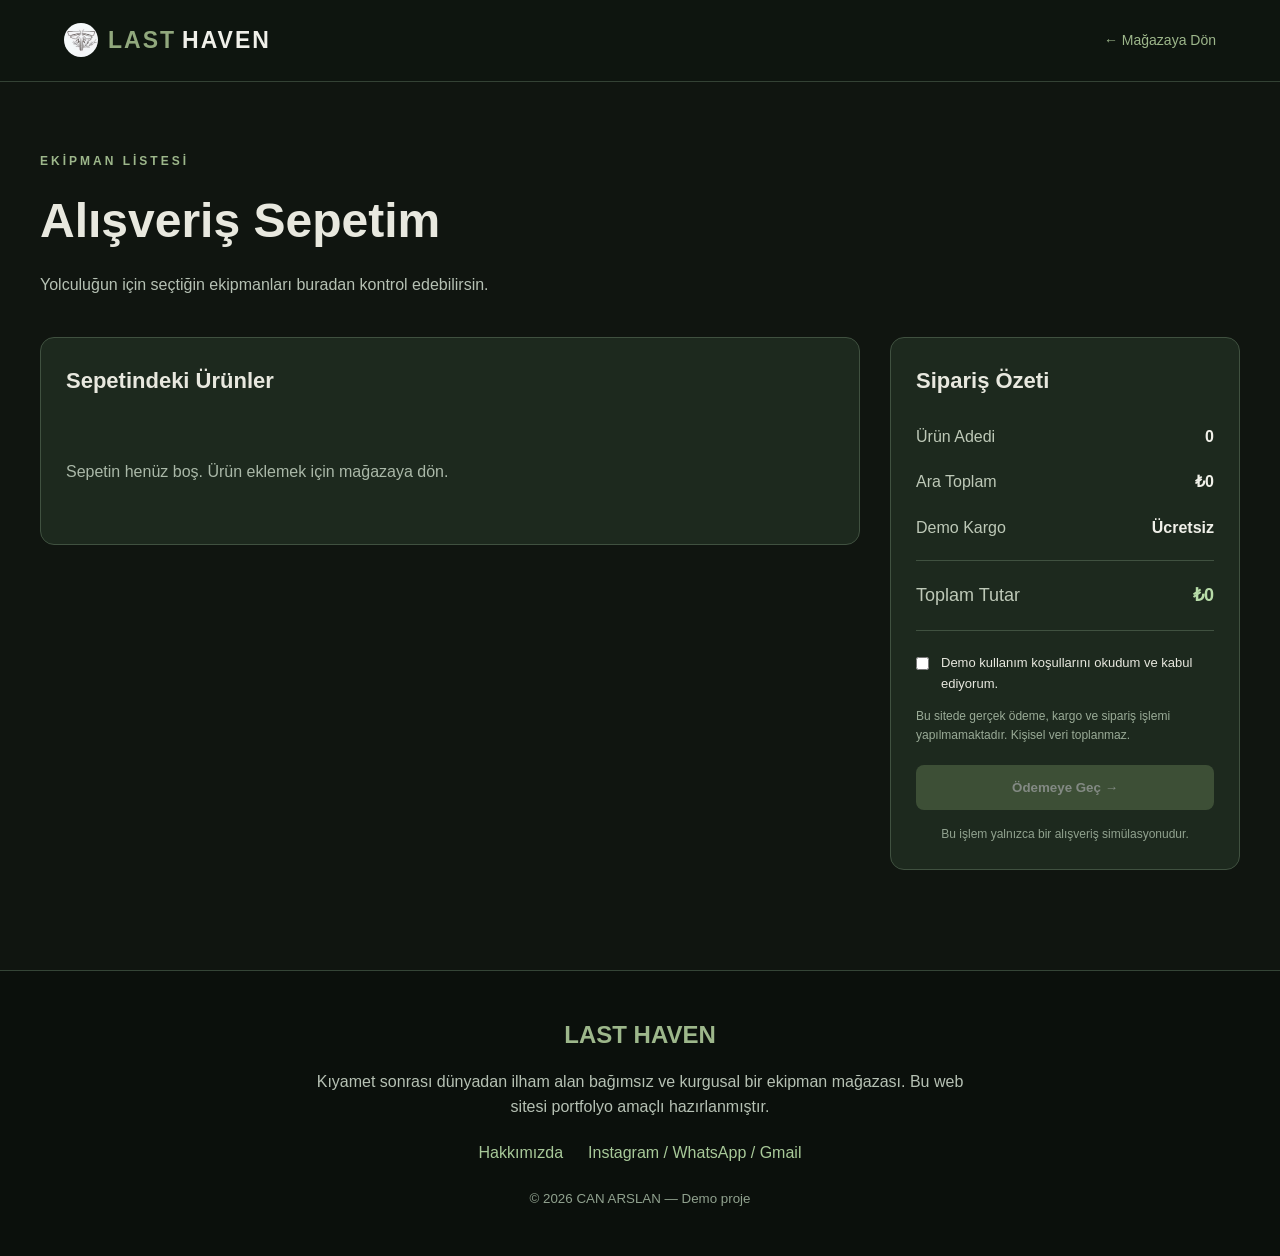
<file: sepet.html>
<!DOCTYPE html>
<html lang="tr">
<head>
    <link rel="icon" type="image/png" href="logo.png">
    <meta charset="UTF-8">
    <meta name="viewport"
          content="width=device-width, initial-scale=1.0">

    <title>Sepetim | LAST HAVEN </title>

    <link rel="stylesheet" href="style.css">
    <link rel="stylesheet" href="sepet.css">
    <script src="sepet.js" defer></script>
</head>

<body>

    <header class="site-header">
        <nav class="navbar">
            <a href="index.html" class="logo">
    <img src="logo.png" alt="Last Haven logosu" class="logo-img">

    <span class="logo-text">
        <span class="logo-green">LAST</span>
        <span class="logo-white">HAVEN</span>
    </span>
</a>

            <a href="index.html" class="back-link">
                ← Mağazaya Dön
            </a>
        </nav>
    </header>

    <main class="cart-page">

        <div class="cart-page-heading">
            <p class="cart-eyebrow">EKİPMAN LİSTESİ</p>
            <h1>Alışveriş Sepetim</h1>
            <p>
                Yolculuğun için seçtiğin ekipmanları
                buradan kontrol edebilirsin.
            </p>
        </div>

        <div class="cart-layout">

            <!-- SOL: ÜRÜNLER -->
            <section class="cart-products">
                <h2>Sepetindeki Ürünler</h2>

                <div id="sepetUrunListesi">
                    <p class="empty-message">
                        Sepetin henüz boş.
                    </p>
                </div>
            </section>

            <!-- SAĞ: SİPARİŞ ÖZETİ -->
            <aside class="order-summary">
                <h2>Sipariş Özeti</h2>

                <div class="summary-line">
                    <span>Ürün Adedi</span>
                    <strong id="toplamAdet">0</strong>
                </div>

                <div class="summary-line">
                    <span>Ara Toplam</span>
                    <strong id="araToplam">₺0</strong>
                </div>

                <div class="summary-line">
                    <span>Demo Kargo</span>
                    <strong>Ücretsiz</strong>
                </div>

                <div class="summary-line grand-total">
                    <span>Toplam Tutar</span>
                    <strong id="genelToplam">₺0</strong>
                </div>

                <div class="demo-terms">
                    <label>
                        <input type="checkbox"
                               id="kosullarKabul">

                        <span>
                            Demo kullanım koşullarını okudum
                            ve kabul ediyorum.
                        </span>
                    </label>

                    <p>
                        Bu sitede gerçek ödeme, kargo ve
                        sipariş işlemi yapılmamaktadır.
                        Kişisel veri toplanmaz.
                    </p>
                </div>

                <button id="odemeBtn"
                        class="payment-button"
                        type="button"
                        disabled>
                    Ödemeye Geç →
                </button>

                <p class="payment-disclaimer">
                    Bu işlem yalnızca bir alışveriş simülasyonudur.
                </p>
            </aside>

        </div>

    </main>

    <!-- HAKKIMIZDA -->
    <footer class="cart-page-footer">

        <h2>LAST HAVEN </h2>

        <p>
            Kıyamet sonrası dünyadan ilham alan
            bağımsız ve kurgusal bir ekipman mağazası.
            Bu web sitesi portfolyo amaçlı hazırlanmıştır.
        </p>

        <div class="footer-links">
            <a href="index.html#hakkimizda">
                Hakkımızda
            </a>

            <a href="index.html#hakkimizda">
                Instagram / WhatsApp / Gmail
            </a>
        </div>

        <small>© 2026 CAN ARSLAN — Demo proje</small>

    </footer>

<!-- DEMO ÖDEME PENCERESİ -->
<div id="odemePenceresi"
     class="payment-overlay"
     aria-hidden="true">

    <section class="payment-modal"
             role="dialog"
             aria-modal="true"
             aria-labelledby="odemeBaslik">

        <div class="payment-header">
            <h2 id="odemeBaslik">Güvenli Ödeme</h2>

            <button id="odemeKapat"
                    type="button"
                    aria-label="Ödeme penceresini kapat">
                ✕
            </button>
        </div>

        <p class="demo-warning">
            DEMO ÖDEME — Gerçek kart bilgisi girmeyiniz.
        </p>

        <!-- ÖRNEK KART -->
        <div class="demo-card">
            <span>ENDURE SUPPLY / DEMO CARD</span>
            <strong>•••• •••• •••• 4242</strong>
            <div>
                <span>ÖRNEK KULLANICI</span>
                <span>12/30</span>
            </div>
        </div>

        <!-- KART BİLGİLERİ - YALNIZCA GÖSTERİM -->
        <div id="kartBilgileri">

            <label class="payment-field">
                Kart Sahibinin Adı
                <input type="text"
                       value="ÖRNEK KULLANICI"
                       readonly>
            </label>

            <label class="payment-field">
                Kart Numarası
                <input type="text"
                       value="•••• •••• •••• 4242"
                       readonly>
            </label>

            <div class="payment-fields-row">

                <label class="payment-field">
                    Son Kullanma Tarihi
                    <input type="text"
                           value="12/30"
                           readonly>
                </label>

                <label class="payment-field">
                    CVV
                    <input type="text"
                           value="•••"
                           readonly>
                </label>

            </div>

            <button id="secureBtn"
                    class="secure-button"
                    type="button">
                🔒 3D Secure ile Öde
            </button>

        </div>

        <!-- TEMSİLİ 3D SECURE EKRANI -->
        <div id="secureEkrani"
             class="secure-screen"
             hidden>

            <div class="secure-icon">🛡️</div>

            <h3>Demo Güvenlik Doğrulaması</h3>

            <p>
                Bu ekran gerçek bir banka doğrulaması
                değildir. İşlemi tamamlamak için
                onayla butonuna basabilirsiniz.
            </p>

            <button id="odemeOnayla"
                    class="secure-button"
                    type="button">
                Onayla
            </button>

        </div>

    </section>
</div>
<div id="bildirim" class="toast" role="status" aria-live="polite">
    <span class="toast-icon">✓</span>
    <span id="bildirimMetni"></span>
</div>



</body>
</html>
</file>
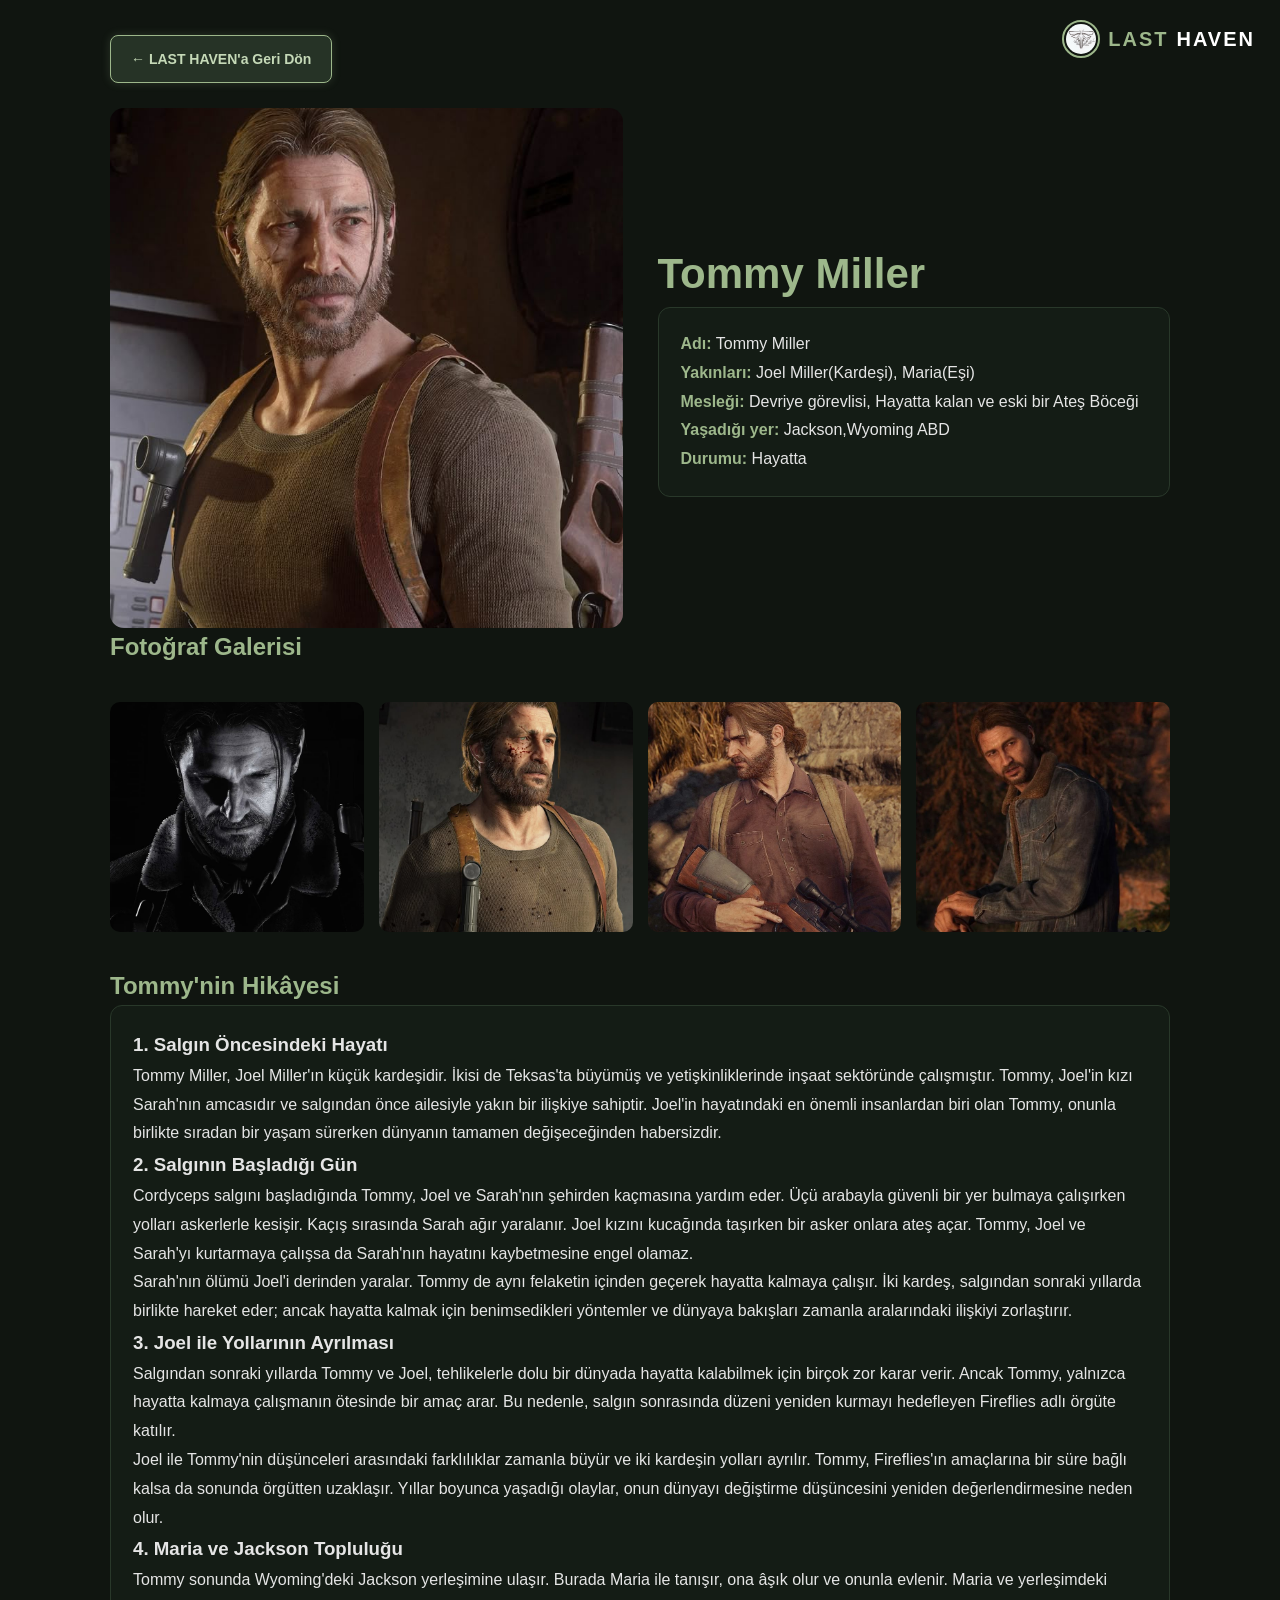
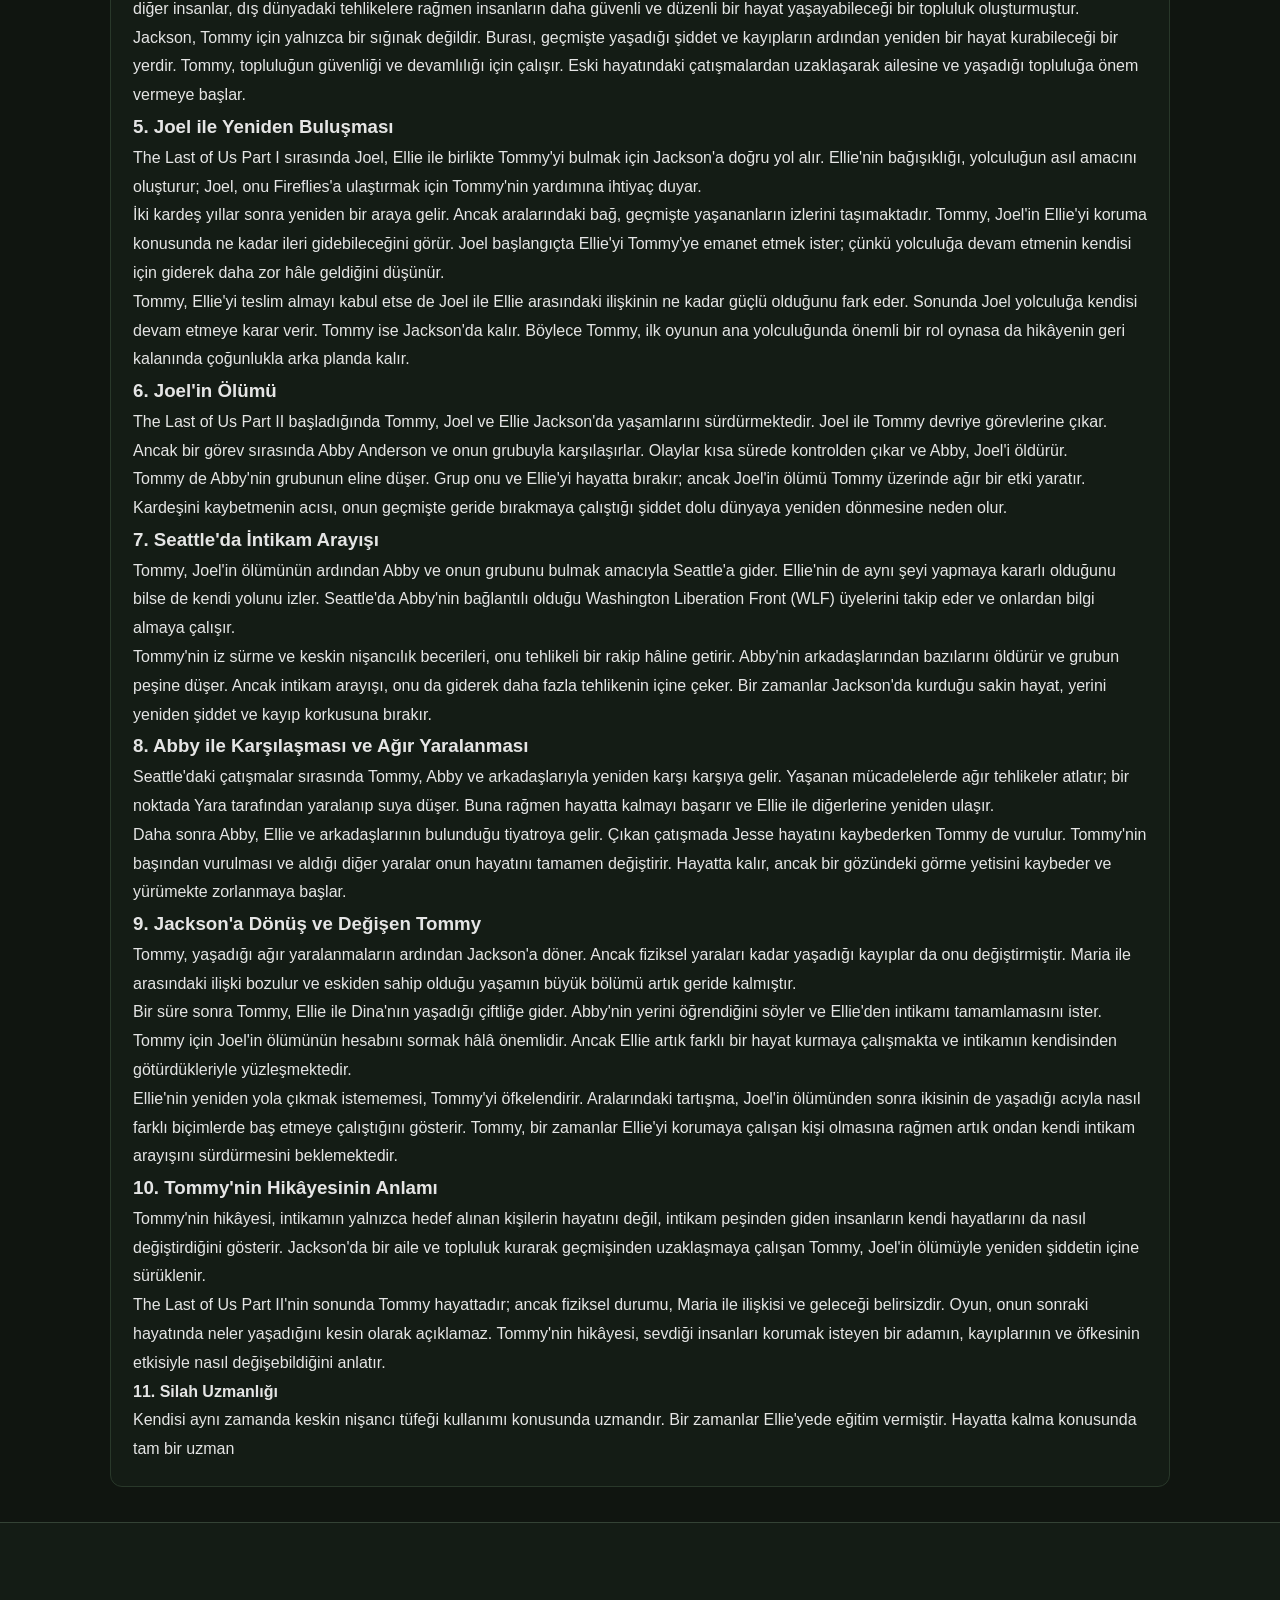
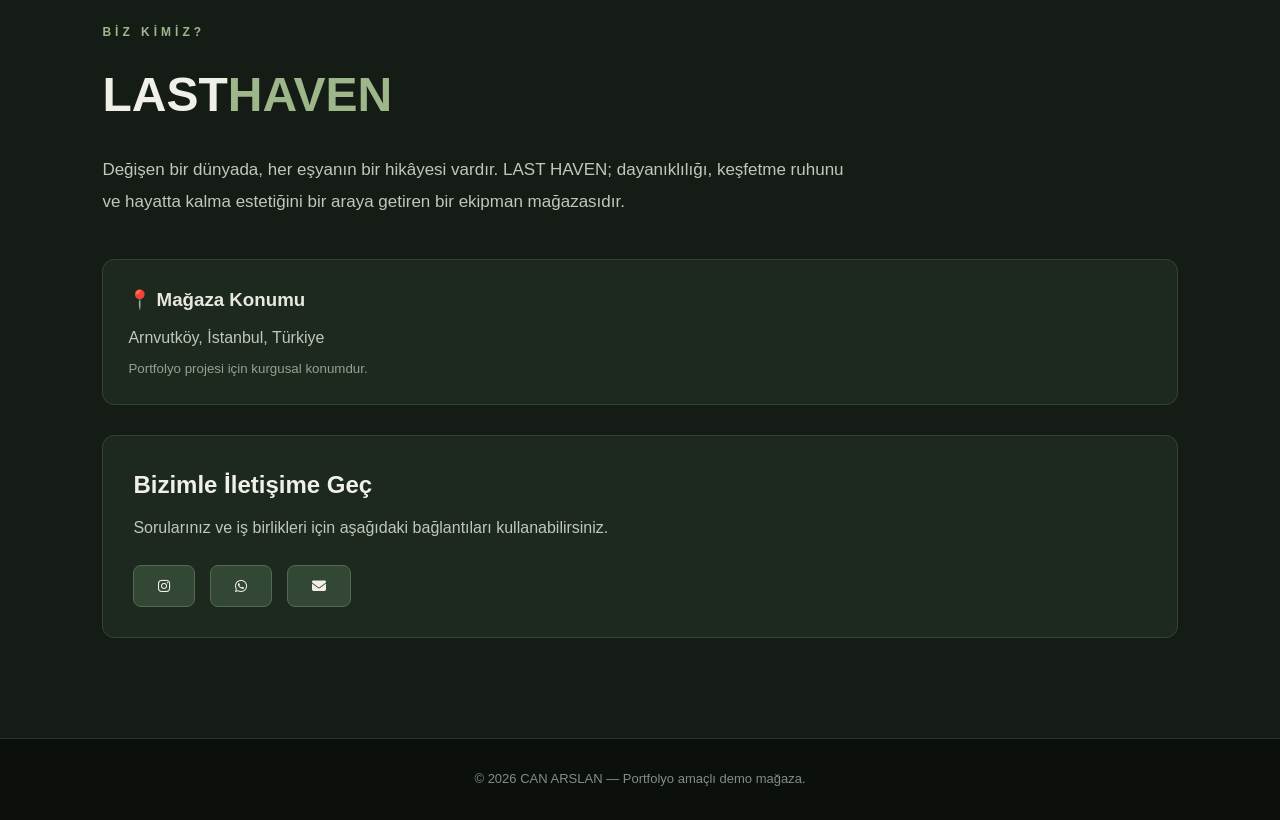
<file: tommy.html>
<!DOCTYPE html>
<html lang="tr">
<head>
    <link rel="icon" type="image/png" href="logo.png">
    <meta charset="UTF-8">
    <meta name="viewport" content="width=device-width, initial-scale=1.0">
    <title>Tommy Miller | LAST HAVEN</title>
    <link rel="stylesheet"
    href="https://cdnjs.cloudflare.com/ajax/libs/font-awesome/6.5.1/css/all.min.css">
    <link rel="stylesheet" href="style.css">

    <style>
        .character-page {
            max-width: 1100px;
            margin: 0 auto;
            padding: 35px 20px;
            color: #e5e5e5;
        }

        .back-link {
            display: inline-flex;
            align-items: center;
            padding: 12px 20px;
            margin-bottom: 25px;
            background-color: #263326;
            color: #c5d9b7;
            border: 1px solid #9db78b;
            border-radius: 8px;
            font-weight: bold;
            text-decoration: none;
            box-shadow: 0 0 10px rgba(157, 183, 139, 0.2);
            transition: all 0.3s ease;
        }

        .back-link:hover {
            background-color: #9db78b;
            color: #101510;
            box-shadow: 0 0 18px rgba(157, 183, 139, 0.5);
            transform: translateY(-2px);
        }

        .character-hero {
            display: grid;
            grid-template-columns: 1fr 1fr;
            gap: 35px;
            align-items: center;
        }

        .character-main-image {
            width: 100%;
            height: 520px;
            object-fit: cover;
            border-radius: 14px;
        }

        .character-info h1 {
            color: #9db78b;
            font-size: 42px;
            margin-top: 0;
        }

        .character-details,
        .character-story {
            background: #141c15;
            border: 1px solid #29382a;
            padding: 22px;
            border-radius: 12px;
            line-height: 1.8;
        }

        .character-details strong {
            color: #9db78b;
        }

        .character-gallery {
            display: grid;
            grid-template-columns: repeat(4, 1fr);
            gap: 15px;
            margin: 35px 0;
        }

        .character-gallery img {
            width: 100%;
            height: 230px;
            object-fit: cover;
            border-radius: 10px;
            transition: transform 0.3s ease;
        }

        .character-gallery img:hover {
            transform: scale(1.04);
        }

        .character-page h2 {
            color: #9db78b;
        }

        @media (max-width: 700px) {
            .character-hero {
                grid-template-columns: 1fr;
            }

            .character-main-image {
                height: 380px;
            }

            .character-gallery {
                grid-template-columns: repeat(2, 1fr);
            }

            .character-info h1 {
                font-size: 34px;
            }
        }
        
.site-logo {
    position: fixed;
    top: 20px;
    right: 25px;
    display: flex;
    align-items: center;
    gap: 8px;
    text-decoration: none;
    font-size: 20px;
    font-weight: 800;
    letter-spacing: 2px;
    z-index: 9999;
}


.site-logo img {
    display: block;
    width: 38px;
    height: 38px;
    object-fit: cover;
    border-radius: 50%;
    border: 2px solid #9db78b;
    padding: 2px;
    box-sizing: border-box;
}



.site-logo .logo-last {
    color: #9db78b !important;
}

.site-logo .logo-haven {
    color: #ffffff !important;
}

@media (max-width: 700px) {
    .site-logo {
        top: 12px;
        right: 12px;
        font-size: 14px;
        gap: 5px;
    }

    .site-logo img {
        width: 28px;
        height: 28px;
    }
    .site-footer {
    padding: 30px 20px;

    background-color: #0b100c;
    border-top: 1px solid #2a352b;

    color: #819080;
    text-align: center;
    font-size: 13px;
}
}

store-address {
    padding: 25px;
    margin-bottom: 30px;
    background-color: #1d291e;
    border: 1px solid #344235;
    border-radius: 12px;
}

.store-address h3 {
    color: #e8e8df;
    margin-bottom: 10px;
}

.store-address p {
    color: #bfc8ba;
}

.store-address small {
    display: block;
    margin-top: 8px;
    color: #91a28f;
}

/* İLETİŞİM */

.contact-area {
    padding: 30px;
    background-color: #1d291e;
    border: 1px solid #344235;
    border-radius: 12px;
}

.contact-area h3 {
    color: #f0f0e9;
    font-size: 24px;
    margin-bottom: 10px;
}

.contact-area > p {
    color: #bfc8ba;
    margin-bottom: 25px;
}

.contact-links {
    display: flex;
    flex-wrap: wrap;
    gap: 15px;
}

.contact-btn {
    display: inline-flex;
    align-items: center;
    justify-content: center;

    padding: 13px 24px;

    color: #f0f0e9;
    background-color: #334735;
    border: 1px solid #526b50;
    border-radius: 8px;

    font-size: 14px;
    font-weight: bold;
    text-decoration: none;

    transition: all 0.3s ease;
}

.contact-btn:hover {
    background-color: #658455;
    border-color: #9db78b;
    transform: translateY(-3px);
}

.contact-btn:focus-visible {
    outline: 2px solid #b8e1a7;
    outline-offset: 4px;
}

    </style>
</head>

<body>
    <main class="character-page">

        <a href="index.html" class="back-link">
            ← LAST HAVEN'a Geri Dön
        </a>

       
<a href="index.html" class="site-logo">
    <img src="logo.png" alt="Last Haven Logo">
    <span class="logo-last">LAST</span>
    <span class="logo-haven">HAVEN</span>
</a>

<section class="character-hero">

    <img
        src="images/tommy.jpg"
        alt="Tommy Miller"
        class="character-main-image"
    >

            <div class="character-info">
                <h1>Tommy Miller</h1>

                <div class="character-details">
                    <p><strong>Adı:</strong> Tommy Miller</p>
                    <p><strong>Yakınları:</strong> Joel Miller(Kardeşi), Maria(Eşi)</p>
                    <p><strong>Mesleği:</strong> Devriye görevlisi, Hayatta kalan ve eski bir Ateş Böceği</p>
                    <p><strong>Yaşadığı yer:</strong> Jackson,Wyoming ABD</p>
                    <p><strong>Durumu:</strong> Hayatta</p>

                </div>
            </div>
        </section>

        <h2>Fotoğraf Galerisi</h2>

        <section class="character-gallery">
            <img src="images/tommy-portrait.jpg" alt="Tommy Miller portresi">
            <img src="images/tommy-jackson.jpg" alt="Tommy Jackson yerleşiminde">
            <img src="images/tommy-sniper.jpg" alt="Tommy tüfeğiyle">
            <img src="images/tommy-ellie.jpg" alt="Tommy ve Ellie">
        </section>

        
<h2>Tommy'nin Hikâyesi</h2>

<section class="character-story">

    <h3>1. Salgın Öncesindeki Hayatı</h3>
    <p>
        Tommy Miller, Joel Miller'ın küçük kardeşidir. İkisi de
        Teksas'ta büyümüş ve yetişkinliklerinde inşaat sektöründe
        çalışmıştır. Tommy, Joel'in kızı Sarah'nın amcasıdır ve
        salgından önce ailesiyle yakın bir ilişkiye sahiptir.
        Joel'in hayatındaki en önemli insanlardan biri olan Tommy,
        onunla birlikte sıradan bir yaşam sürerken dünyanın
        tamamen değişeceğinden habersizdir.
    </p>

    <h3>2. Salgının Başladığı Gün</h3>
    <p>
        Cordyceps salgını başladığında Tommy, Joel ve Sarah'nın
        şehirden kaçmasına yardım eder. Üçü arabayla güvenli bir
        yer bulmaya çalışırken yolları askerlerle kesişir.
        Kaçış sırasında Sarah ağır yaralanır. Joel kızını
        kucağında taşırken bir asker onlara ateş açar.
        Tommy, Joel ve Sarah'yı kurtarmaya çalışsa da Sarah'nın
        hayatını kaybetmesine engel olamaz.
    </p>
    <p>
        Sarah'nın ölümü Joel'i derinden yaralar. Tommy de aynı
        felaketin içinden geçerek hayatta kalmaya çalışır.
        İki kardeş, salgından sonraki yıllarda birlikte hareket
        eder; ancak hayatta kalmak için benimsedikleri yöntemler
        ve dünyaya bakışları zamanla aralarındaki ilişkiyi
        zorlaştırır.
    </p>

    <h3>3. Joel ile Yollarının Ayrılması</h3>
    <p>
        Salgından sonraki yıllarda Tommy ve Joel, tehlikelerle
        dolu bir dünyada hayatta kalabilmek için birçok zor
        karar verir. Ancak Tommy, yalnızca hayatta kalmaya
        çalışmanın ötesinde bir amaç arar. Bu nedenle, salgın
        sonrasında düzeni yeniden kurmayı hedefleyen Fireflies
        adlı örgüte katılır.
    </p>
    <p>
        Joel ile Tommy'nin düşünceleri arasındaki farklılıklar
        zamanla büyür ve iki kardeşin yolları ayrılır.
        Tommy, Fireflies'ın amaçlarına bir süre bağlı kalsa da
        sonunda örgütten uzaklaşır. Yıllar boyunca yaşadığı
        olaylar, onun dünyayı değiştirme düşüncesini yeniden
        değerlendirmesine neden olur.
    </p>

    <h3>4. Maria ve Jackson Topluluğu</h3>
    <p>
        Tommy sonunda Wyoming'deki Jackson yerleşimine ulaşır.
        Burada Maria ile tanışır, ona âşık olur ve onunla
        evlenir. Maria ve yerleşimdeki diğer insanlar,
        dış dünyadaki tehlikelere rağmen insanların daha
        güvenli ve düzenli bir hayat yaşayabileceği bir
        topluluk oluşturmuştur.
    </p>
    <p>
        Jackson, Tommy için yalnızca bir sığınak değildir.
        Burası, geçmişte yaşadığı şiddet ve kayıpların ardından
        yeniden bir hayat kurabileceği bir yerdir. Tommy,
        topluluğun güvenliği ve devamlılığı için çalışır.
        Eski hayatındaki çatışmalardan uzaklaşarak ailesine
        ve yaşadığı topluluğa önem vermeye başlar.
    </p>

    <h3>5. Joel ile Yeniden Buluşması</h3>
    <p>
        The Last of Us Part I sırasında Joel, Ellie ile birlikte
        Tommy'yi bulmak için Jackson'a doğru yol alır.
        Ellie'nin bağışıklığı, yolculuğun asıl amacını
        oluşturur; Joel, onu Fireflies'a ulaştırmak için
        Tommy'nin yardımına ihtiyaç duyar.
    </p>
    <p>
        İki kardeş yıllar sonra yeniden bir araya gelir.
        Ancak aralarındaki bağ, geçmişte yaşananların izlerini
        taşımaktadır. Tommy, Joel'in Ellie'yi koruma konusunda
        ne kadar ileri gidebileceğini görür. Joel başlangıçta
        Ellie'yi Tommy'ye emanet etmek ister; çünkü yolculuğa
        devam etmenin kendisi için giderek daha zor hâle
        geldiğini düşünür.
    </p>
    <p>
        Tommy, Ellie'yi teslim almayı kabul etse de Joel ile
        Ellie arasındaki ilişkinin ne kadar güçlü olduğunu
        fark eder. Sonunda Joel yolculuğa kendisi devam etmeye
        karar verir. Tommy ise Jackson'da kalır. Böylece Tommy,
        ilk oyunun ana yolculuğunda önemli bir rol oynasa da
        hikâyenin geri kalanında çoğunlukla arka planda kalır.
    </p>

    <h3>6. Joel'in Ölümü</h3>
    <p>
        The Last of Us Part II başladığında Tommy, Joel ve
        Ellie Jackson'da yaşamlarını sürdürmektedir. Joel ile
        Tommy devriye görevlerine çıkar. Ancak bir görev
        sırasında Abby Anderson ve onun grubuyla karşılaşırlar.
        Olaylar kısa sürede kontrolden çıkar ve Abby, Joel'i
        öldürür.
    </p>
    <p>
        Tommy de Abby'nin grubunun eline düşer. Grup onu ve
        Ellie'yi hayatta bırakır; ancak Joel'in ölümü Tommy
        üzerinde ağır bir etki yaratır. Kardeşini kaybetmenin
        acısı, onun geçmişte geride bırakmaya çalıştığı şiddet
        dolu dünyaya yeniden dönmesine neden olur.
    </p>

    <h3>7. Seattle'da İntikam Arayışı</h3>
    <p>
        Tommy, Joel'in ölümünün ardından Abby ve onun grubunu
        bulmak amacıyla Seattle'a gider. Ellie'nin de aynı
        şeyi yapmaya kararlı olduğunu bilse de kendi yolunu
        izler. Seattle'da Abby'nin bağlantılı olduğu
        Washington Liberation Front (WLF) üyelerini takip
        eder ve onlardan bilgi almaya çalışır.
    </p>
    <p>
        Tommy'nin iz sürme ve keskin nişancılık becerileri,
        onu tehlikeli bir rakip hâline getirir. Abby'nin
        arkadaşlarından bazılarını öldürür ve grubun peşine
        düşer. Ancak intikam arayışı, onu da giderek daha
        fazla tehlikenin içine çeker. Bir zamanlar Jackson'da
        kurduğu sakin hayat, yerini yeniden şiddet ve kayıp
        korkusuna bırakır.
    </p>

    <h3>8. Abby ile Karşılaşması ve Ağır Yaralanması</h3>
    <p>
        Seattle'daki çatışmalar sırasında Tommy, Abby ve
        arkadaşlarıyla yeniden karşı karşıya gelir. Yaşanan
        mücadelelerde ağır tehlikeler atlatır; bir noktada
        Yara tarafından yaralanıp suya düşer. Buna rağmen
        hayatta kalmayı başarır ve Ellie ile diğerlerine
        yeniden ulaşır.
    </p>
    <p>
        Daha sonra Abby, Ellie ve arkadaşlarının bulunduğu
        tiyatroya gelir. Çıkan çatışmada Jesse hayatını
        kaybederken Tommy de vurulur. Tommy'nin başından
        vurulması ve aldığı diğer yaralar onun hayatını
        tamamen değiştirir. Hayatta kalır, ancak bir gözündeki
        görme yetisini kaybeder ve yürümekte zorlanmaya başlar.
    </p>

    <h3>9. Jackson'a Dönüş ve Değişen Tommy</h3>
    <p>
        Tommy, yaşadığı ağır yaralanmaların ardından Jackson'a
        döner. Ancak fiziksel yaraları kadar yaşadığı kayıplar
        da onu değiştirmiştir. Maria ile arasındaki ilişki
        bozulur ve eskiden sahip olduğu yaşamın büyük bölümü
        artık geride kalmıştır.
    </p>
    <p>
        Bir süre sonra Tommy, Ellie ile Dina'nın yaşadığı
        çiftliğe gider. Abby'nin yerini öğrendiğini söyler ve
        Ellie'den intikamı tamamlamasını ister. Tommy için
        Joel'in ölümünün hesabını sormak hâlâ önemlidir.
        Ancak Ellie artık farklı bir hayat kurmaya çalışmakta
        ve intikamın kendisinden götürdükleriyle yüzleşmektedir.
    </p>
    <p>
        Ellie'nin yeniden yola çıkmak istememesi, Tommy'yi
        öfkelendirir. Aralarındaki tartışma, Joel'in ölümünden
        sonra ikisinin de yaşadığı acıyla nasıl farklı
        biçimlerde baş etmeye çalıştığını gösterir. Tommy,
        bir zamanlar Ellie'yi korumaya çalışan kişi olmasına
        rağmen artık ondan kendi intikam arayışını sürdürmesini
        beklemektedir.
    </p>

    <h3>10. Tommy'nin Hikâyesinin Anlamı</h3>
    <p>
        Tommy'nin hikâyesi, intikamın yalnızca hedef alınan
        kişilerin hayatını değil, intikam peşinden giden
        insanların kendi hayatlarını da nasıl değiştirdiğini
        gösterir. Jackson'da bir aile ve topluluk kurarak
        geçmişinden uzaklaşmaya çalışan Tommy, Joel'in ölümüyle
        yeniden şiddetin içine sürüklenir.
    </p>
    <p>
        The Last of Us Part II'nin sonunda Tommy hayattadır;
        ancak fiziksel durumu, Maria ile ilişkisi ve geleceği
        belirsizdir. Oyun, onun sonraki hayatında neler
        yaşadığını kesin olarak açıklamaz. Tommy'nin hikâyesi,
        sevdiği insanları korumak isteyen bir adamın,
        kayıplarının ve öfkesinin etkisiyle nasıl değişebildiğini
        anlatır.
    </p>
        <h4>11. Silah Uzmanlığı </h4>
        <p>Kendisi aynı zamanda keskin nişancı tüfeği kullanımı konusunda uzmandır.
            Bir zamanlar Ellie'yede eğitim vermiştir. Hayatta kalma konusunda tam bir uzman 
        </p>

</section>

    </main>
            
<!-- HAKKIMIZDA VE İLETİŞİM -->
<section id="hakkimizda" class="about-section">

    <div class="about-container">

        <p class="about-label">BİZ KİMİZ?</p>

        <h2>LAST<span>HAVEN</span></h2>

        <p class="about-description">
            Değişen bir dünyada, her eşyanın bir hikâyesi vardır.
            LAST HAVEN; dayanıklılığı, keşfetme ruhunu ve
            hayatta kalma estetiğini bir araya getiren
             bir ekipman mağazasıdır.
        </p>

        <div class="store-address">
            <h3>📍 Mağaza Konumu</h3>
            <p>Arnvutköy, İstanbul, Türkiye</p>
            <small>Portfolyo projesi için kurgusal konumdur.</small>
        </div>

        <div class="contact-area">
            <h3>Bizimle İletişime Geç</h3>

            <p>
                Sorularınız ve iş birlikleri için
                aşağıdaki bağlantıları kullanabilirsiniz.
            </p>

            
<div class="contact-links">

    <!-- INSTAGRAM -->
    <a href="https://www.instagram.com/ac.rsln/"
       target="_blank"
       rel="noopener noreferrer"
       class="contact-btn instagram-btn">

        <i class="fa-brands fa-instagram"></i>
        <span></span>

    </a>

    <!-- WHATSAPP -->
    <a href="https://wa.me/905076780957"
       target="_blank"
       rel="noopener noreferrer"
       class="contact-btn whatsapp-btn">

        <i class="fa-brands fa-whatsapp"></i>
        <span></span>

    </a>

   
<!-- E-POSTA -->
<a href="https://mail.google.com/mail/?view=cm&fs=1&to=arslanby5757@gmail.com"
   target="_blank"
   rel="noopener noreferrer"
   class="contact-btn email-btn">

    <i class="fa-solid fa-envelope"></i>
    <span></span>

</a>


</div>


</section>


    </main>



     <!-- ALT BİLGİ -->
    <footer class="site-footer">

        <p>
            © 2026 CAN ARSLAN —
            Portfolyo amaçlı demo mağaza.
        </p>

    </footer>
</body>
</html>
</file>
<file: style.css>
/* GENEL AYARLAR */

* {
    margin: 0;
    padding: 0;
    box-sizing: border-box;
}

html {
    scroll-behavior: smooth;
}

body {
    background-color: #101510;
    color: #e8e8df;
    font-family: Arial, sans-serif;
    line-height: 1.6;
}

/* ÜST MENÜ */

.site-header {
    position: sticky;
    top: 0;
    z-index: 100;

    background-color: rgba(15, 22, 16, 0.95);
    border-bottom: 1px solid #344235;
}

.navbar {
    max-width: 1200px;
    margin: 0 auto;
    padding: 22px 24px;

    display: flex;
    align-items: center;
    justify-content: space-between;
    gap: 24px;
}

.logo {
    display: inline-flex;
    align-items: center;
    gap: 10px;

    color: #f0f0e9;
    font-size: 23px;
    font-weight: 800;
    text-decoration: none;
    letter-spacing: 2px;
    white-space: nowrap;
    
}

.logo-img {
    width: 34px;
    height: 34px;
    object-fit: cover;
    border-radius: 50%;
    display: block;
}

.logo-text {
    display: inline-block;
}

.logo span {
    color: #91a87d;
}

.nav-links {
    display: flex;
    align-items: center;
    gap: 30px;
}

.nav-links a {
    color: #c0c9bb;
    font-size: 14px;
    text-decoration: none;
    transition: color 0.3s;
}

.nav-links a:hover {
    color: #b2d49d;
}

.cart-button {
    position: relative;
    padding: 10px 15px;

    border: 1px solid #52634e;
    border-radius: 8px;

    background-color: #243026;
    color: white;
    font-size: 20px;

    cursor: pointer;
}

#sepetSayisi {
    position: absolute;
    top: -9px;
    right: -9px;

    min-width: 22px;
    padding: 2px 5px;

    background-color: #91a87d;
    color: #101510;

    border-radius: 20px;
    font-size: 12px;
    font-weight: bold;
    text-align: center;
}

/* BÜYÜK GİRİŞ ALANI */

.hero {
    position: relative;
    min-height: 610px;

    display: flex;
    align-items: center;

    padding: 100px 8%;

    background:
        linear-gradient(
            90deg,
            rgba(8, 14, 9, 0.96),
            rgba(8, 14, 9, 0.48)
        ),
        linear-gradient(
            135deg,
            #283b2a,
            #111811 65%
        );
}

.hero-content {
    position: relative;
    z-index: 1;
    max-width: 650px;
}

.hero-label {
    margin-bottom: 20px;

    color: #a4ba90;
    font-size: 12px;
    font-weight: bold;
    letter-spacing: 4px;
}

.hero h1 {
    font-size: clamp(38px, 6vw, 76px);
    line-height: 1.1;
    letter-spacing: -2px;
}

.hero h1 span {
    display: block;
    color: #9db78b;
}

.hero-description {
    max-width: 480px;
    margin-top: 25px;

    color: #bfc8ba;
    font-size: 17px;
}

.hero-button {
    display: inline-block;

    margin-top: 35px;
    padding: 14px 28px;

    background-color: #647f54;
    color: #ffffff;

    border-radius: 5px;
    text-decoration: none;
    font-weight: bold;

    transition:
        background-color 0.3s,
        transform 0.3s;
}

.hero-button:hover {
    background-color: #83a36f;
    transform: translateY(-3px);
}

/* DİĞER BÖLÜMLER */

.placeholder-section {
    padding: 100px 8%;
    min-height: 260px;

    border-top: 1px solid #2a352b;
}

.placeholder-section h2 {
    margin-bottom: 14px;
    color: #e4eadd;
    font-size: 30px;
}

.placeholder-section p {
    color: #aab8a8;
}

/* ALT BİLGİ */

.site-footer {
    padding: 30px 20px;

    background-color: #0b100c;
    border-top: 1px solid #2a352b;

    color: #819080;
    text-align: center;
    font-size: 13px;
}

/* TELEFON UYUMLULUĞU */

@media (max-width: 768px) {

    .navbar {
        flex-wrap: wrap;
    }

    .nav-links {
        order: 3;
        width: 100%;
        justify-content: center;
        flex-wrap: wrap;
        gap: 14px;
    }

    .hero {
        min-height: 520px;
        padding: 75px 7%;
    }

    .hero h1 {
        letter-spacing: -1px;
    }

    .hero-description {
        font-size: 15px;
    }
}


/* ===== HAKKIMIZDA ===== */

.about-section {
    padding: 100px 8%;
    background-color: #141c15;
    border-top: 1px solid #344235;
}

.about-container {
    max-width: 1100px;
    margin: 0 auto;
}

.about-label {
    color: #9db78b;
    font-size: 12px;
    letter-spacing: 4px;
    font-weight: bold;
    margin-bottom: 15px;
}

.about-container h2 {
    font-size: clamp(30px, 5vw, 48px);
    color: #f0f0e9;
    margin-bottom: 20px;
}

.about-container h2 span {
    color: #9db78b;
}

.about-description {
    max-width: 750px;
    color: #bfc8ba;
    font-size: 17px;
    line-height: 1.9;
    margin-bottom: 40px;
}

/* MAĞAZA ADRESİ */

.store-address {
    padding: 25px;
    margin-bottom: 30px;
    background-color: #1d291e;
    border: 1px solid #344235;
    border-radius: 12px;
}

.store-address h3 {
    color: #e8e8df;
    margin-bottom: 10px;
}

.store-address p {
    color: #bfc8ba;
}

.store-address small {
    display: block;
    margin-top: 8px;
    color: #91a28f;
}

/* İLETİŞİM */

.contact-area {
    padding: 30px;
    background-color: #1d291e;
    border: 1px solid #344235;
    border-radius: 12px;
}

.contact-area h3 {
    color: #f0f0e9;
    font-size: 24px;
    margin-bottom: 10px;
}

.contact-area > p {
    color: #bfc8ba;
    margin-bottom: 25px;
}

.contact-links {
    display: flex;
    flex-wrap: wrap;
    gap: 15px;
}

.contact-btn {
    display: inline-flex;
    align-items: center;
    justify-content: center;

    padding: 13px 24px;

    color: #f0f0e9;
    background-color: #334735;
    border: 1px solid #526b50;
    border-radius: 8px;

    font-size: 14px;
    font-weight: bold;
    text-decoration: none;

    transition: all 0.3s ease;
}

.contact-btn:hover {
    background-color: #658455;
    border-color: #9db78b;
    transform: translateY(-3px);
}

.contact-btn:focus-visible {
    outline: 2px solid #b8e1a7;
    outline-offset: 4px;
}

/* TELEFON EKRANI */

@media (max-width: 480px) {
    .about-section {
        padding: 65px 6%;
    }

    .contact-area {
        padding: 20px;
    }

    .contact-links {
        flex-direction: column;
    }

    .contact-btn {
        width: 100%;
    }
}

/* ===== ÜRÜNLER BÖLÜMÜ ===== */

.products-section {
    padding: 100px 8%;
    background-color: #111711;
    border-top: 1px solid #2a352b;
}

.section-heading {
    max-width: 700px;
    margin-bottom: 45px;
}

.section-label {
    color: #9db78b;
    font-size: 12px;
    font-weight: bold;
    letter-spacing: 4px;
    margin-bottom: 14px;
}

.section-heading h2 {
    font-size: clamp(30px, 5vw, 46px);
    color: #f0f0e9;
    margin-bottom: 14px;
}

.section-description {
    color: #b6c1b4;
    font-size: 16px;
    line-height: 1.8;
}

/* Kartların dizilimi */
.products-grid {
    display: grid;
    grid-template-columns: repeat(4, 1fr);
    gap: 24px;
}

/* Ürün kartı */
.product-card {
    background-color: #1a231b;
    border: 1px solid #324033;
    border-radius: 14px;
    overflow: hidden;
    transition: transform 0.3s ease, border-color 0.3s ease;
}

.product-card:hover {
    transform: translateY(-6px);
    border-color: #7e9a6d;
}

/* Ürün görsel alanı */
.product-image {
    min-height: 180px;
    display: flex;
    align-items: center;
    justify-content: center;

    background:
        linear-gradient(135deg, #2a3a2b, #141b15);
    color: #dfe7d8;
    font-size: 58px;
}

/* Kartın alt bilgi alanı */
.product-content {
    padding: 22px;
}

.product-category {
    color: #90a886;
    font-size: 12px;
    letter-spacing: 2px;
    text-transform: uppercase;
    margin-bottom: 10px;
}

.product-content h3 {
    color: #f0f0e9;
    font-size: 22px;
    margin-bottom: 12px;
    line-height: 1.3;
}

.product-text {
    color: #b7c1b2;
    font-size: 14px;
    line-height: 1.8;
    margin-bottom: 22px;
    min-height: 75px;
}

/* Fiyat ve buton alanı */
.product-bottom {
    display: flex;
    align-items: center;
    justify-content: space-between;
    gap: 12px;
    flex-wrap: wrap;
}

.product-price {
    color: #d8e5ce;
    font-size: 20px;
    font-weight: bold;
}

.add-to-cart-btn {
    padding: 11px 18px;
    border: 1px solid #5e7752;
    border-radius: 8px;
    background-color: #2f3d30;
    color: #f0f0e9;
    font-size: 14px;
    font-weight: bold;
    cursor: pointer;
    transition: all 0.3s ease;
}

.add-to-cart-btn:hover {
    background-color: #6d885d;
    border-color: #9db78b;
    transform: translateY(-2px);
}

/* Tablet */
@media (max-width: 1100px) {
    .products-grid {
        grid-template-columns: repeat(2, 1fr);
    }
}

/* Telefon */
@media (max-width: 640px) {
    .products-section {
        padding: 70px 6%;
    }

    .products-grid {
        grid-template-columns: 1fr;
    }

    .product-content h3 {
        font-size: 20px;
    }
}


/* ===== KOLEKSİYONLAR ===== */

.collections-section {
    padding: 100px 8%;
    background-color: #151d16;
    border-top: 1px solid #344235;
}

.collections-heading {
    margin-bottom: 45px;
}

.collections-label {
    color: #9db78b;
    font-size: 12px;
    font-weight: bold;
    letter-spacing: 3px;
}

.collections-heading h2 {
    color: #f0f0e9;
    font-size: 38px;
    margin: 12px 0;
}

.collections-heading > p:last-child {
    color: #b6c1b4;
}

/* Üç kartı yan yana dizer */
.collections-grid {
    display: grid;
    grid-template-columns: repeat(3, 1fr);
    gap: 24px;
}

.collection-card {
    display: flex;
    flex-direction: column;

    padding: 30px;
    background-color: #202c21;
    border: 1px solid #415343;
    border-radius: 14px;

    transition: transform 0.3s, border-color 0.3s;
}

.collection-card:hover {
    transform: translateY(-6px);
    border-color: #9db78b;
}

.collection-symbol {
    font-size: 46px;
    margin-bottom: 20px;
}

.collection-number {
    color: #9db78b;
    font-size: 11px;
    letter-spacing: 2px;
}

.collection-card h3 {
    color: #f0f0e9;
    font-size: 25px;
    margin: 12px 0;
}

.collection-description {
    color: #b6c1b4;
    font-size: 14px;
    margin-bottom: 22px;
}

.collection-items {
    padding-left: 20px;
    margin-bottom: 30px;
    color: #d0d9ca;
    line-height: 2;
}

.collection-items li::marker {
    color: #9db78b;
}

.collection-bottom {
    margin-top: auto;
    display: flex;
    flex-direction: column;
    gap: 15px;
}

.collection-price {
    color: #e2edd9;
    font-size: 25px;
    font-weight: bold;
}

.collection-cart-btn {
    padding: 14px 18px;
    background-color: #647f54;
    color: white;

    border: none;
    border-radius: 8px;

    font-size: 14px;
    font-weight: bold;
    cursor: pointer;

    transition: background-color 0.3s;
}

.collection-cart-btn:hover {
    background-color: #83a36f;
}

.collections-disclaimer {
    margin-top: 28px;
    color: #91a28f;
    font-size: 12px;
}

/* Tablet */
@media (max-width: 1000px) {
    .collections-grid {
        grid-template-columns: repeat(2, 1fr);
    }
}

/* Telefon */
@media (max-width: 650px) {
    .collections-section {
        padding: 70px 6%;
    }

    .collections-grid {
        grid-template-columns: 1fr;
    }

    .collections-heading h2 {
        font-size: 30px;
    }
}

/* ===== ÜRÜN ARAMA VE FİLTRELEME ===== */

.product-filters {
    margin-bottom: 35px;
}

/* Arama kutusu */
.search-box {
    display: flex;
    align-items: center;
    gap: 12px;

    max-width: 500px;
    padding: 15px 20px;

    background-color: #202c21;
    border: 1px solid #415343;
    border-radius: 10px;

    margin-bottom: 25px;
}

.search-box i {
    color: #9db78b;
    font-size: 18px;
}

.search-box input {
    width: 100%;

    background: transparent;
    border: none;
    outline: none;

    color: #f0f0e9;
    font-size: 15px;
}

.search-box input::placeholder {
    color: #91a28f;
}

.search-box:focus-within {
    border-color: #9db78b;
    box-shadow: 0 0 0 2px rgba(157, 183, 139, 0.2);
}

/* Kategori butonları */
.category-filters {
    display: flex;
    flex-wrap: wrap;
    gap: 12px;
}

.filter-btn {
    padding: 11px 18px;

    background-color: #202c21;
    color: #bfc8ba;

    border: 1px solid #415343;
    border-radius: 8px;

    font-size: 14px;
    cursor: pointer;

    transition: all 0.3s ease;
}

.filter-btn:hover {
    background-color: #354837;
    color: white;
}

/* Seçili kategori */
.filter-btn.active {
    background-color: #647f54;
    border-color: #9db78b;
    color: white;
    font-weight: bold;
}

/* Sonuç mesajı */
.product-results {
    margin-top: 18px;
    color: #9db78b;
    font-size: 14px;
}

/* Filtrelenen ürünleri gizleme */
.product-card.is-hidden {
    display: none;
}

/* Telefon */
@media (max-width: 640px) {

    .search-box {
        max-width: 100%;
    }

    .category-filters {
        gap: 8px;
    }

    .filter-btn {
        padding: 10px 13px;
        font-size: 12px;
    }
}
.back-link {
    color: #9db78b;
    text-decoration: none;
    font-size: 14px;
}

.back-link:hover {
    color: #d4e6ca;
}


/* ===== KÜÇÜK BİLDİRİM SİSTEMİ ===== */

.toast {
    position: fixed;
    top: 90px;
    right: 25px;

    z-index: 5000;

    display: flex;
    align-items: center;
    gap: 12px;

    max-width: min(360px, calc(100vw - 32px));
    padding: 16px 22px;

    background-color: #1d3020;
    color: #f0f0e9;

    border: 1px solid #73976b;
    border-radius: 12px;

    box-shadow: 0 12px 35px rgba(0, 0, 0, 0.4);

    opacity: 0;
    visibility: hidden;
    transform: translateY(-15px);
    pointer-events: none;

    transition:
        opacity 0.3s ease,
        transform 0.3s ease,
        visibility 0.3s ease;
}

/* Bildirim görünürken */
.toast.show {
    opacity: 1;
    visibility: visible;
    transform: translateY(0);
}

/* Onay işareti */
.toast-icon {
    width: 27px;
    height: 27px;

    display: flex;
    justify-content: center;
    align-items: center;
    flex-shrink: 0;

    background-color: #526f48;
    color: white;

    border-radius: 50%;
    font-weight: bold;
}

#bildirimMetni {
    font-size: 14px;
    line-height: 1.5;
}

/* Mobil */
@media (max-width: 480px) {
    .toast {
        top: 75px;
        right: 16px;
        left: 16px;
        max-width: none;
    }
}

@media (prefers-reduced-motion: reduce) {
    .toast {
        transition: none;
    }
}


/* LAST HAVEN LOGO RENKLERİ */

.logo .logo-text {
    display: inline-flex;
    align-items: center;
    gap: 6px;
}

.logo .logo-white {
    color: #f0f0e9;
}

.logo .logo-green {
    color: #91a87d;
}

.logo-img {
    width: 34px;
    height: 34px;
    object-fit: cover;
    border-radius: 50%;
}


/* ===== HERO KARAKTER FOTOĞRAFLARI ===== */

.hero {
    display: flex;
    align-items: center;
    justify-content: space-between;
    gap: 50px;
}

/* Soldaki yazı alanı */
.hero-content {
    flex: 1;
    min-width: 0;
}

/* Sağdaki karakter alanı */
.hero-characters {
    display: flex;
    align-items: center;
    gap: 12px;
    width: 48%;
    height: 350px;
    flex-shrink: 0;
}

/* Her karakterin fotoğraf kutusu */
.character-photo {
    position: relative;
    flex: 1;
    height: 100%;
    min-width: 0;
    overflow: hidden;

    border-radius: 12px;
    border: 1px solid #3c5137;
}

/* Fotoğraflar */
.character-photo img {
    width: 100%;
    height: 100%;
    object-fit: cover;

    filter: brightness(0.8) saturate(0.75);
    transition: transform 0.4s ease, filter 0.4s ease;
}

/* Karakter isimleri */
.character-photo span {
    position: absolute;
    bottom: 15px;
    left: 0;
    width: 100%;

    color: white;
    text-align: center;
    font-size: 12px;
    font-weight: 700;
    letter-spacing: 2px;

    text-shadow: 0 2px 8px black;
}

/* Fareyle üzerine gelince */
.character-photo:hover img {
    transform: scale(1.07);
    filter: brightness(1) saturate(1);
}

/* Telefon ve tablet görünümü */
@media (max-width: 900px) {

    .hero {
        flex-direction: column;
        align-items: stretch;
    }

    .hero-characters {
        width: 100%;
        height: 300px;
    }
}

@media (max-width: 480px) {

    .hero-characters {
        gap: 7px;
        height: 220px;
    }

    .character-photo span {
        font-size: 10px;
        letter-spacing: 1px;
    }
}


.hero-characters {
    position: relative;
}

.character-notice {
    color: #c7d2c0;
    font-size: 13px;
    line-height: 1.5;
    text-align: center;
    margin: 0 0 12px;
    width: 100%;
}

.hero-side {
    width: 48%;
    flex-shrink: 0;
    min-width: 0;
}

.hero-side .hero-characters {
    width: 100%;
}

.character-notice {
    position: static;
    width: 100%;
    box-sizing: border-box;

    margin: 0 0 15px;
    padding: 12px 16px;

    text-align: center;
    color: #c7d2c0;
    font-size: 15px;
    line-height: 1.6;

    border: 1px solid #3c5137;
    border-radius: 12px;
    background: rgba(60, 81, 55, 0.12);
}

@media (max-width: 900px) {
    .hero-side {
        width: 100%;
    }
}
.product-image {
    overflow: hidden;
}

.product-image img {
    width: 100%;
    height: 100%;
    display: block;
    object-fit: cover;
    transition: transform 0.4s ease;
}

.product-card:hover .product-image img {
    transform: scale(1.05);
}

/* Ürün kartlarının hizalanması */
.products-grid {
    align-items: stretch;
}

.product-card {
    display: flex;
    flex-direction: column;
    height: 100%;
}

/* Bütün ürün fotoğraflarına eşit alan */
.product-image {
    width: 100%;
    height: 280px;
    overflow: hidden;
    flex-shrink: 0;
    display: flex;
    align-items: center;
    justify-content: center;
}

.product-image img {
    width: 100%;
    height: 100%;
    object-fit: contain;
    display: block;
}

/* Ürün açıklamalarının ve fiyatların hizalanması */
.product-content {
    flex: 1;
    display: flex;
    flex-direction: column;
}

.product-bottom {
    margin-top: auto;
}

/* Ellie koleksiyonu 4'lü fotoğraf alanı */
.collection-photo-grid {
    display: grid;
    grid-template-columns: repeat(2, 1fr);
    grid-template-rows: repeat(2, 110px);
    gap: 8px;
    width: 100%;
    margin-bottom: 20px;
    overflow: hidden;
    border-radius: 10px;
}

.collection-photo-grid img {
    width: 100%;
    height: 100%;
    object-fit: cover;
    display: block;
    border-radius: 6px;
}

.collection-photo-grid {
    display: grid;
    grid-template-columns: repeat(2, 1fr);
    grid-template-rows: repeat(2, 150px);
    gap: 10px;
    width: 100%;
    margin-bottom: 20px;
    overflow: hidden;
    border-radius: 10px;
}

.collection-photo-grid img {
    width: 100%;
    height: 100%;
    object-fit: contain;
    display: block;
    border-radius: 6px;
    background: #111;
}
</file>
<file: sepet.css>
/* ===== SEPET SAYFASI ===== */

.cart-page {
    max-width: 1250px;
    margin: 0 auto;
    padding: 70px 25px 100px;
}

.cart-page-heading {
    margin-bottom: 40px;
}

.cart-eyebrow {
    color: #9db78b;
    font-size: 12px;
    letter-spacing: 3px;
    font-weight: bold;
}

.cart-page-heading h1 {
    font-size: clamp(32px, 5vw, 48px);
    margin: 12px 0;
}

.cart-page-heading > p:last-child {
    color: #b6c1b4;
}

/* Sol ürünler + sağ sipariş özeti */

.cart-layout {
    display: grid;
    grid-template-columns: minmax(0, 1fr) 350px;
    gap: 30px;
    align-items: start;
}

.cart-products,
.order-summary {
    background-color: #1d291e;
    border: 1px solid #405140;
    border-radius: 14px;
    padding: 25px;
}

.cart-products h2,
.order-summary h2 {
    font-size: 22px;
    margin-bottom: 25px;
}

.empty-message {
    color: #aab8a8;
    padding: 35px 0;
}

/* Tek bir sepet ürünü */

.cart-product {
    padding: 20px 0;
    border-top: 1px solid #354537;
}

.cart-product h3 {
    font-size: 18px;
    color: #f0f0e9;
    margin-bottom: 8px;
}

.cart-product-description {
    font-size: 14px;
    color: #b6c1b4;
    margin-bottom: 12px;
}

.cart-product-price {
    color: #a8c999;
    font-size: 19px;
    font-weight: bold;
}

.cart-shipping {
    display: flex;
    gap: 10px;
    margin-top: 16px;
    padding: 14px;
    border-radius: 8px;
    background-color: #263629;
    color: #cbd8c4;
    font-size: 13px;
}

.cart-quantity {
    display: flex;
    align-items: center;
    flex-wrap: wrap;
    gap: 12px;
    margin-top: 18px;
}

.cart-quantity button {
    padding: 8px 13px;
    background-color: #344735;
    color: white;
    border: 1px solid #586d55;
    border-radius: 7px;
    cursor: pointer;
}

.cart-quantity .remove-product {
    margin-left: auto;
    color: #ffb7b7;
}

.cart-quantity button:hover {
    background-color: #647f54;
}

/* Sipariş özeti */

.summary-line {
    display: flex;
    justify-content: space-between;
    gap: 15px;
    margin-bottom: 20px;
    color: #bec9b8;
}

.summary-line strong {
    color: #f0f0e9;
}

.grand-total {
    border-top: 1px solid #405140;
    padding-top: 20px;
    font-size: 18px;
}

.grand-total strong {
    color: #b7dba8;
}

.demo-terms {
    border-top: 1px solid #405140;
    padding-top: 22px;
    margin-top: 10px;
}

.demo-terms label {
    display: flex;
    gap: 12px;
    align-items: flex-start;
    cursor: pointer;
    font-size: 13px;
}

.demo-terms input {
    margin-top: 4px;
    accent-color: #87a879;
}

.demo-terms p {
    color: #9aab97;
    font-size: 12px;
    margin: 12px 0 20px;
}

.payment-button {
    width: 100%;
    padding: 15px;
    background-color: #647f54;
    border: none;
    border-radius: 8px;
    color: white;
    font-weight: bold;
    cursor: pointer;
}

.payment-button:hover:not(:disabled) {
    background-color: #83a36f;
}

.payment-button:disabled {
    opacity: 0.45;
    cursor: not-allowed;
}

.payment-disclaimer {
    color: #91a28f;
    text-align: center;
    font-size: 12px;
    margin-top: 15px;
}

/* Hakkımızda ve alt bölüm */

.cart-page-footer {
    background-color: #0b100c;
    border-top: 1px solid #354537;
    padding: 45px 8%;
    text-align: center;
}

.cart-page-footer h2 {
    color: #9db78b;
    margin-bottom: 14px;
}

.cart-page-footer p {
    color: #b6c1b4;
    max-width: 650px;
    margin: 0 auto 20px;
}

.footer-links {
    display: flex;
    justify-content: center;
    flex-wrap: wrap;
    gap: 25px;
    margin-bottom: 20px;
}

.footer-links a {
    color: #a8c999;
    text-decoration: none;
}

.cart-page-footer small {
    color: #91a28f;
}

/* Mobil uyumluluk */

@media (max-width: 800px) {
    .cart-layout {
        grid-template-columns: 1fr;
    }

    .cart-page {
        padding: 45px 15px 70px;
    }

    .cart-products,
    .order-summary {
        padding: 20px;
    }
}


/* ===== DEMO ÖDEME PENCERESİ ===== */

/* Pencere kapalıyken görünmez */
.payment-overlay {
    position: fixed;
    inset: 0;
    z-index: 2000;

    display: none;
    align-items: center;
    justify-content: center;

    padding: 20px;
    background: rgba(0, 0, 0, 0.8);
}

/* JavaScript bu sınıfı ekleyince açılır */
.payment-overlay.active {
    display: flex;
}

/* Ödeme kutusu */
.payment-modal {
    width: 100%;
    max-width: 460px;
    max-height: 90vh;
    overflow-y: auto;

    background: #1a271c;
    border: 1px solid #526850;
    border-radius: 16px;
    padding: 25px;

    box-shadow: 0 20px 60px rgba(0, 0, 0, 0.5);
}

.payment-header {
    display: flex;
    align-items: center;
    justify-content: space-between;
    gap: 15px;
    margin-bottom: 15px;
}

.payment-header h2 {
    font-size: 23px;
    color: #f0f0e9;
}

#odemeKapat {
    background: transparent;
    border: none;
    color: white;
    font-size: 24px;
    cursor: pointer;
}

.demo-warning {
    background: #35412d;
    color: #dfebd3;
    padding: 12px;
    border-radius: 8px;
    font-size: 12px;
    margin-bottom: 20px;
}

/* Örnek kredi kartı */
.demo-card {
    display: flex;
    flex-direction: column;
    justify-content: space-between;
    gap: 22px;

    padding: 24px;
    margin-bottom: 25px;
    min-height: 170px;

    background: linear-gradient(135deg, #485f42, #192a1d);
    border: 1px solid #718e67;
    border-radius: 14px;

    color: #ffffff;
}

.demo-card > span {
    font-size: 12px;
    letter-spacing: 2px;
}

.demo-card strong {
    font-size: clamp(17px, 5vw, 25px);
    letter-spacing: 2px;
}

.demo-card > div {
    display: flex;
    justify-content: space-between;
    gap: 15px;
    font-size: 12px;
}

/* Kart bilgisi alanları */
.payment-field {
    display: flex;
    flex-direction: column;
    gap: 8px;

    color: #d3dfcf;
    font-size: 13px;
    margin-bottom: 18px;
}

.payment-field input {
    width: 100%;
    min-width: 0;
    padding: 13px;

    background: #263529;
    border: 1px solid #526850;
    border-radius: 8px;

    color: #f0f0e9;
    font-size: 14px;
}

.payment-field input[readonly] {
    cursor: default;
}

.payment-fields-row {
    display: grid;
    grid-template-columns: 1fr 1fr;
    gap: 15px;
}

/* Onay butonları */
.secure-button {
    width: 100%;
    padding: 15px;

    border: none;
    border-radius: 8px;
    background: #647f54;

    color: white;
    font-size: 15px;
    font-weight: bold;
    cursor: pointer;
}

.secure-button:hover {
    background: #83a36f;
}

/* Temsili 3D Secure ekranı */
.secure-screen {
    text-align: center;
    padding: 15px 0;
}

.secure-screen[hidden] {
    display: none;
}

.secure-icon {
    font-size: 50px;
    margin-bottom: 15px;
}

.secure-screen h3 {
    color: #f0f0e9;
    margin-bottom: 15px;
}

.secure-screen p {
    color: #b6c1b4;
    font-size: 14px;
    margin-bottom: 25px;
    line-height: 1.7;
}

@media (max-width: 480px) {
    .payment-modal {
        padding: 18px;
    }

    .payment-fields-row {
        gap: 10px;
    }
}

#kartBilgileri[hidden] {
    display: none;
}
</file>
